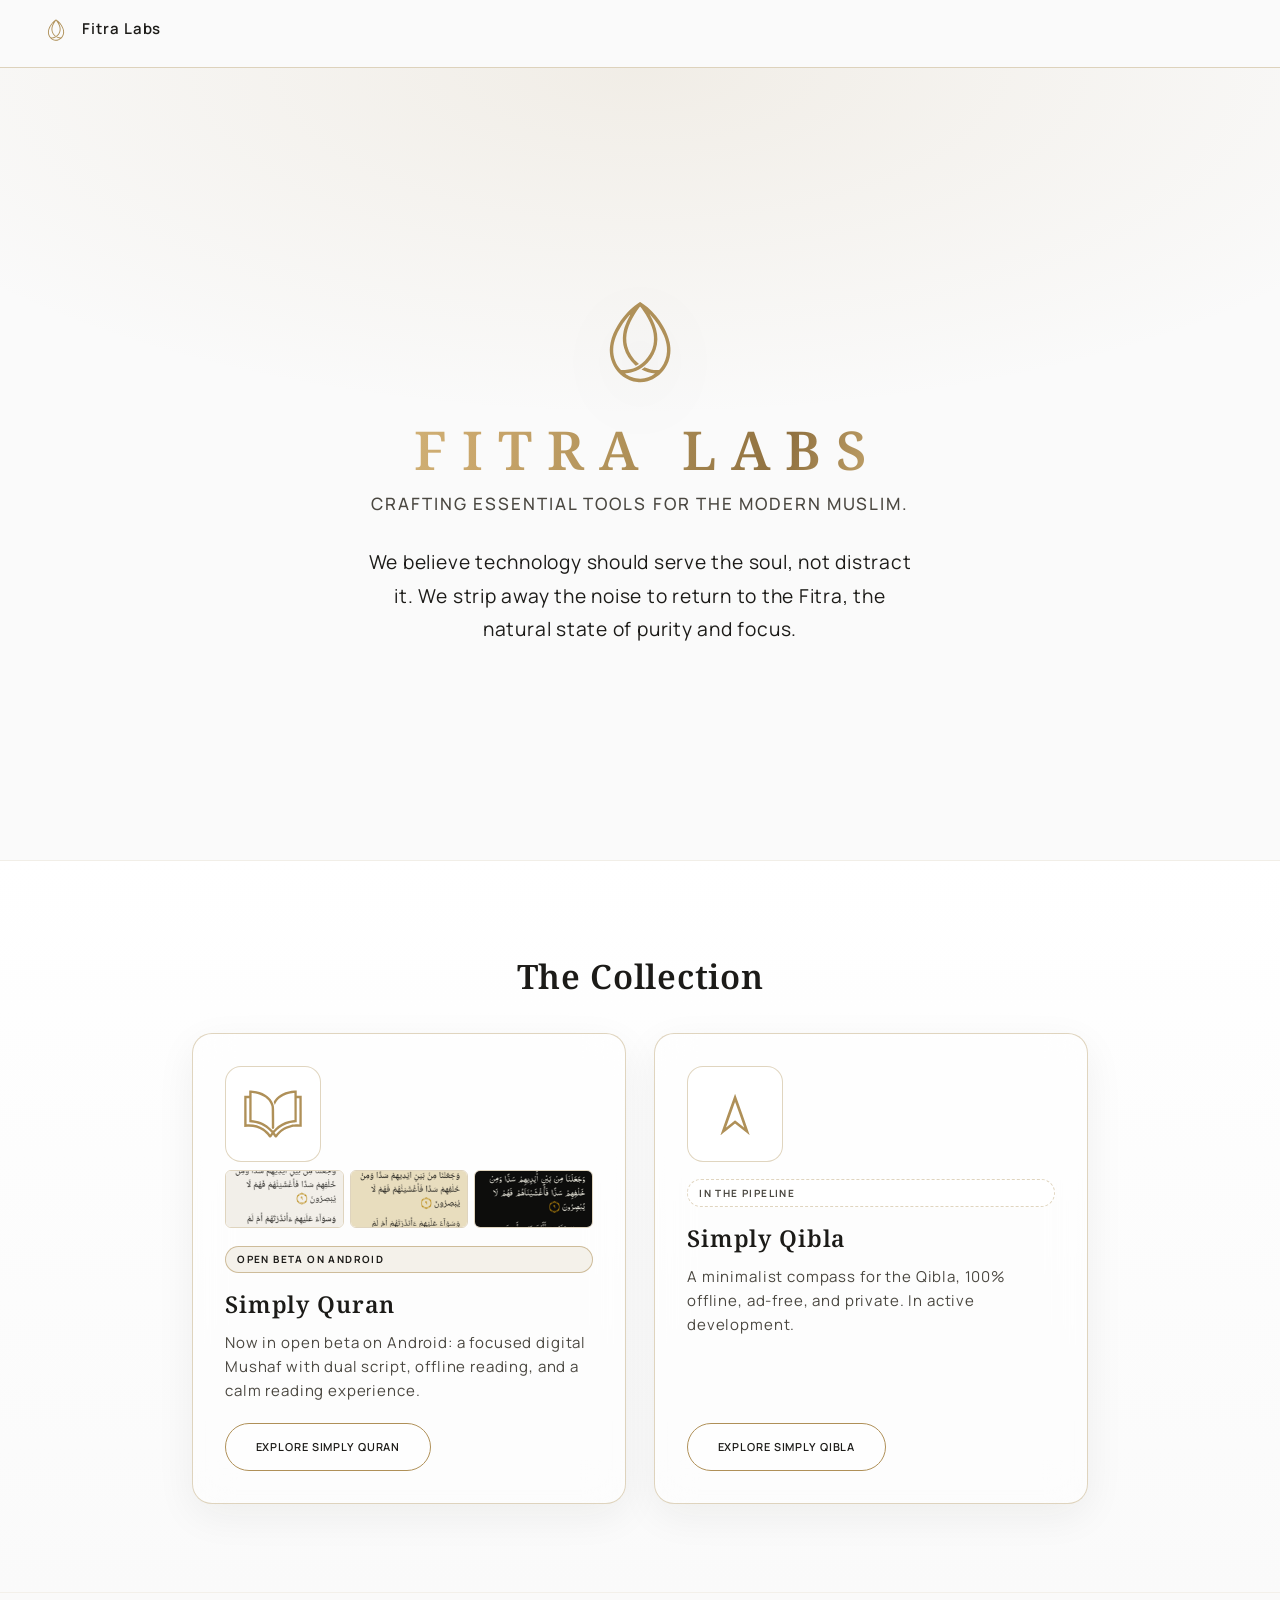
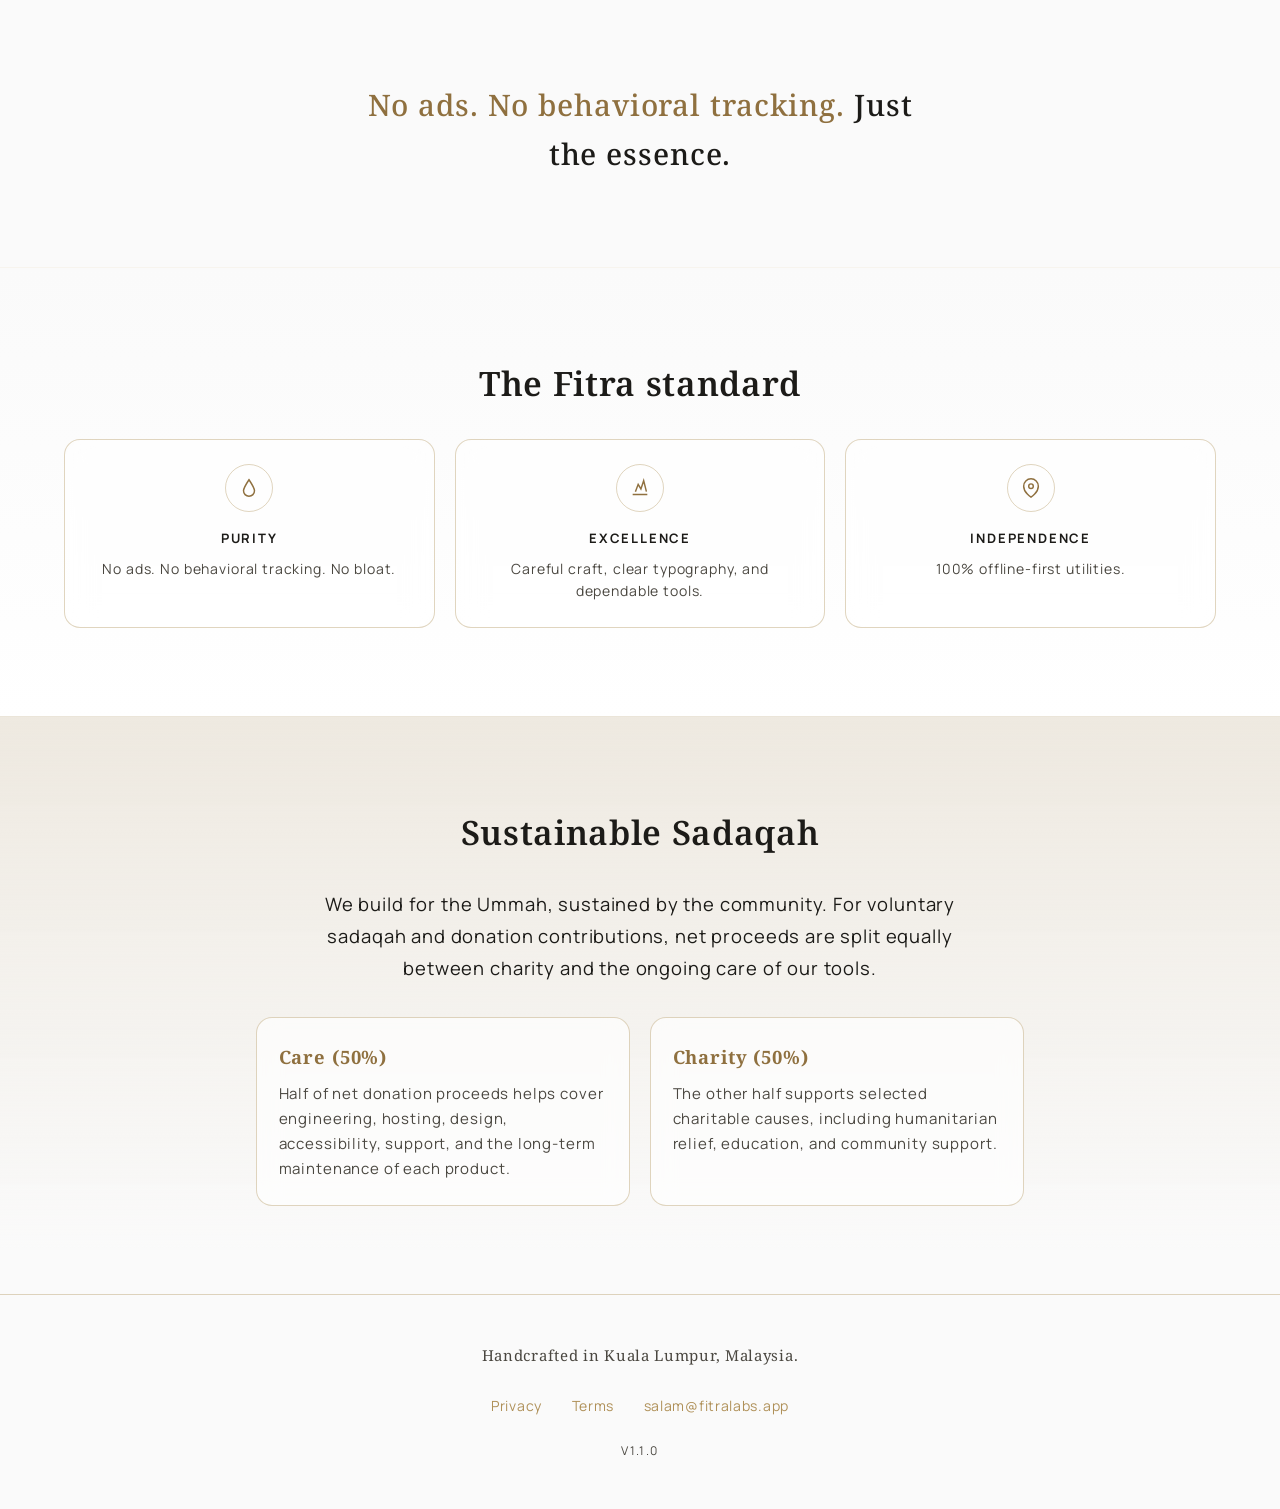
<file: index.html>
<!DOCTYPE html>
<html lang="en">
  <head>
    <meta charset="utf-8">
    <meta name="viewport" content="width=device-width, initial-scale=1">
    <meta name="description" content="Fitra Labs builds focused Islamic tools for the modern Muslim, including Simply Quran and Simply Qibla, with no ads and no behavioral tracking.">
    <meta http-equiv="Content-Security-Policy" content="default-src 'self'; img-src 'self' data:; style-src 'self'; font-src 'self'; object-src 'none'; base-uri 'self'; form-action 'self'; frame-ancestors 'none'">
    <meta name="referrer" content="strict-origin-when-cross-origin">
    <link rel="canonical" href="https://fitralabs.app/">
    <title>Fitra Labs</title>
    <link rel="icon" href="/assets/fitra_labs-mark.svg" type="image/svg+xml">
    <link rel="icon" href="/assets/fitra-labs-mark.png" type="image/png" sizes="any">
    <link rel="stylesheet" href="/base.css?v=2">
    <link rel="stylesheet" href="/studio.css?v=2">
  </head>
  <body class="page--studio">
    <a class="skip-link" href="#main">Skip to main content</a>

    <header class="masthead">
      <a class="masthead__brand" href="/" aria-label="Fitra Labs home">
        <img class="masthead__mark" src="/assets/fitra_labs-mark.svg" width="36" height="36" decoding="async" alt="">
        <span class="masthead__name">Fitra Labs</span>
      </a>
    </header>

    <main id="main">
      <section class="atelier-hero" aria-labelledby="studio-title">
        <div class="atelier-hero__inner">
          <img
            class="atelier-hero__seed"
            src="/assets/fitra_labs-mark.svg"
            width="120"
            height="120"
            decoding="async"
            alt="Fitra Labs seed mark"
          >
          <h1 id="studio-title" class="atelier-hero__title">Fitra Labs</h1>
          <p class="atelier-hero__tagline">Crafting Essential Tools for the Modern Muslim.</p>
          <p class="atelier-hero__mission">
            We believe technology should serve the soul, not distract it. We strip away the noise to return to the Fitra, the natural state of purity and focus.
          </p>
        </div>
      </section>

      <section class="section section--collection" aria-labelledby="collection-heading">
        <div class="section__inner">
          <h2 id="collection-heading" class="section__title">The Collection</h2>

          <div class="collection__grid">
            <a class="collection-card" href="/quran/">
              <div class="collection-card__visual">
                <div class="collection-card__icon-shell">
                  <img
                    class="collection-card__icon"
                    src="/assets/simply-quran.svg"
                    width="96"
                    height="96"
                    decoding="async"
                    alt=""
                  >
                </div>
                <div class="collection-card__thumb" aria-hidden="true">
                  <img src="/assets/simply-quran/thumbs/theme-light.png" width="220" height="392" loading="lazy" decoding="async" alt="">
                  <img src="/assets/simply-quran/thumbs/theme-sepia.png" width="220" height="392" loading="lazy" decoding="async" alt="">
                  <img src="/assets/simply-quran/thumbs/theme-dark.png" width="220" height="392" loading="lazy" decoding="async" alt="">
                </div>
              </div>
              <span class="status-pill status-pill--live">Open beta on Android</span>
              <h3 class="collection-card__title">Simply Quran</h3>
              <p class="collection-card__desc">
                Now in open beta on Android: a focused digital Mushaf with dual script, offline reading, and a calm reading experience.
              </p>
              <div class="collection-card__actions">
                <span class="btn btn--secondary">Explore Simply Quran</span>
              </div>
            </a>

            <a class="collection-card collection-card--qibla" href="/qibla/" aria-labelledby="qibla-card-title">
              <div class="collection-card__visual" aria-hidden="true">
                <div class="collection-card__icon-shell collection-card__icon-shell--qibla">
                  <img
                    class="collection-card__icon"
                    src="/assets/simply-qibla.svg?v=3"
                    width="96"
                    height="96"
                    decoding="async"
                    alt=""
                  >
                </div>
              </div>
              <span class="status-pill status-pill--muted">In the pipeline</span>
              <h3 id="qibla-card-title" class="collection-card__title">Simply Qibla</h3>
              <p class="collection-card__desc">
                A minimalist compass for the Qibla, 100% offline, ad-free, and private. In active development.
              </p>
              <div class="collection-card__actions">
                <span class="btn btn--secondary">Explore Simply Qibla</span>
              </div>
            </a>
          </div>
        </div>
      </section>

      <section class="section section--zen" aria-labelledby="zen-heading">
        <div class="section__inner section__inner--narrow">
          <h2 id="zen-heading" class="visually-hidden">The Fitra manifesto</h2>
          <p class="zen-line"><em>No ads.</em> <em>No behavioral tracking.</em> Just the essence.</p>
        </div>
      </section>

      <section class="section section--values" aria-labelledby="values-heading">
        <div class="section__inner">
          <h2 id="values-heading" class="section__title">The Fitra standard</h2>
          <ul class="values-grid">
            <li class="values-grid__item">
              <div class="values-grid__icon" aria-hidden="true">
                <svg xmlns="http://www.w3.org/2000/svg" width="22" height="22" viewBox="0 0 24 24" fill="none" stroke="currentColor" stroke-width="1.6">
                  <path d="M12 3c-4 6-6 9-6 12a6 6 0 0 0 12 0c0-3-2-6-6-12Z" />
                </svg>
              </div>
              <h3>Purity</h3>
              <p>No ads. No behavioral tracking. No bloat.</p>
            </li>
            <li class="values-grid__item">
              <div class="values-grid__icon" aria-hidden="true">
                <svg xmlns="http://www.w3.org/2000/svg" width="22" height="22" viewBox="0 0 24 24" fill="none" stroke="currentColor" stroke-width="1.6">
                  <path d="M4 19h16M7 16l3-8 3 5 3-9 3 12" />
                </svg>
              </div>
              <h3>Excellence</h3>
              <p>Careful craft, clear typography, and dependable tools.</p>
            </li>
            <li class="values-grid__item">
              <div class="values-grid__icon" aria-hidden="true">
                <svg xmlns="http://www.w3.org/2000/svg" width="22" height="22" viewBox="0 0 24 24" fill="none" stroke="currentColor" stroke-width="1.6">
                  <path d="M12 22s8-5 8-12a8 8 0 1 0-16 0c0 7 8 12 8 12Z" />
                  <circle cx="12" cy="10" r="2.5" />
                </svg>
              </div>
              <h3>Independence</h3>
              <p>100% offline-first utilities.</p>
            </li>
          </ul>
        </div>
      </section>

      <section class="section section--sadaqah-studio" aria-labelledby="sadaqah-heading">
        <div class="section__inner">
          <h2 id="sadaqah-heading" class="section__title">Sustainable Sadaqah</h2>
          <p class="sadaqah-intro">
            We build for the Ummah, sustained by the community. For voluntary sadaqah and donation contributions, net proceeds are split equally between charity and the ongoing care of our tools.
          </p>
          <div class="sadaqah-split">
            <div class="sadaqah-split__half">
              <h3>Care (50%)</h3>
              <p>
                Half of net donation proceeds helps cover engineering, hosting, design, accessibility, support, and the long-term maintenance of each product.
              </p>
            </div>
            <div class="sadaqah-split__half">
              <h3>Charity (50%)</h3>
              <p>
                The other half supports selected charitable causes, including humanitarian relief, education, and community support.
              </p>
            </div>
          </div>
        </div>
      </section>
    </main>

    <footer class="site-footer">
      <p class="footer__sanad">Handcrafted in Kuala Lumpur, Malaysia.</p>
      <nav class="footer__nav" aria-label="Legal and contact">
        <ul class="footer__links">
          <li><a href="/privacy.html">Privacy</a></li>
          <li><a href="/terms.html">Terms</a></li>
          <li><a href="mailto:salam@fitralabs.app">salam@fitralabs.app</a></li>
        </ul>
      </nav>
      <p class="footer__version" aria-label="Site version">v1.1.0</p>
    </footer>
  </body>
</html>
</file>
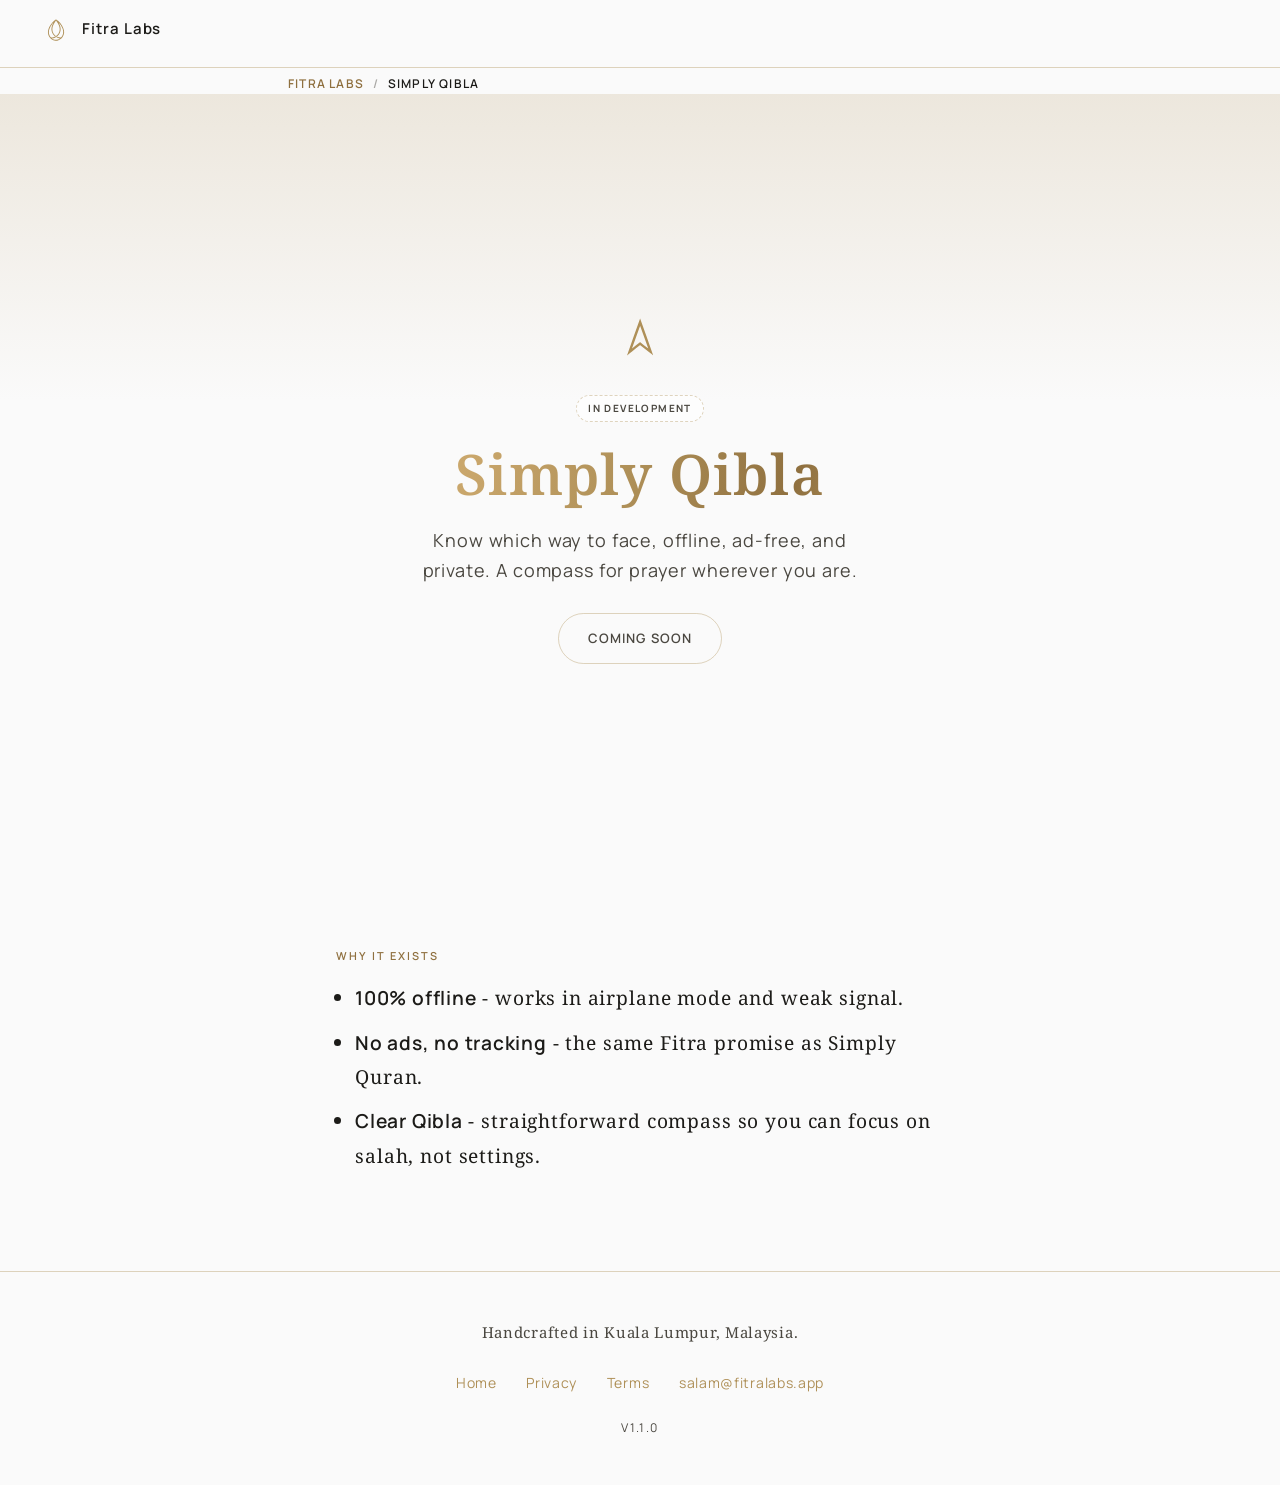
<file: qibla/index.html>
<!DOCTYPE html>
<html lang="en">
  <head>
    <meta charset="utf-8">
    <meta name="viewport" content="width=device-width, initial-scale=1">
    <meta name="description" content="Simply Qibla by Fitra Labs - find the Qibla offline, ad-free, with no tracking. In development.">
    <meta http-equiv="Content-Security-Policy" content="default-src 'self'; img-src 'self' data:; style-src 'self'; font-src 'self'; object-src 'none'; base-uri 'self'; form-action 'self'; frame-ancestors 'none'">
    <meta name="referrer" content="strict-origin-when-cross-origin">
    <link rel="canonical" href="https://fitralabs.app/qibla/">
    <title>Simply Qibla - Fitra Labs</title>
    <link rel="icon" href="/assets/fitra_labs-mark.svg" type="image/svg+xml">
    <link rel="icon" href="/assets/fitra-labs-mark.png" type="image/png" sizes="any">
    <link rel="stylesheet" href="/base.css">
    <link rel="stylesheet" href="/qibla.css">
  </head>
  <body class="page--home">
    <a class="skip-link" href="#main">Skip to main content</a>

    <header class="masthead">
      <a class="masthead__brand" href="/" aria-label="Fitra Labs home">
        <img class="masthead__mark" src="/assets/fitra_labs-mark.svg" width="36" height="36" decoding="async" alt="">
        <span class="masthead__name">Fitra Labs</span>
      </a>
    </header>

    <main id="main">
      <p class="crumb">
        <a href="/">Fitra Labs</a>
        <span class="crumb__sep" aria-hidden="true">/</span>
        <span class="crumb__here">Simply Qibla</span>
      </p>

      <section class="hero hero--qibla" aria-labelledby="qibla-title">
        <div class="hero__inner">
          <img
            class="hero__icon hero__icon--qibla"
            src="/assets/simply-qibla.svg?v=3"
            width="96"
            height="96"
            decoding="async"
            alt="Simply Qibla icon"
          >
          <span class="status-pill status-pill--muted">In development</span>
          <h1 id="qibla-title" class="hero__title">Simply Qibla</h1>
          <p class="hero__lede">
            Know which way to face, offline, ad-free, and private. A compass for prayer wherever you are.
          </p>
          <span class="btn btn--ghost">Coming soon</span>
        </div>
      </section>

      <section class="section section--manifesto" aria-labelledby="qibla-points">
        <div class="section__inner section__inner--narrow">
          <h2 id="qibla-points" class="section__label">Why it exists</h2>
          <ul class="qibla-list">
            <li><strong>100% offline</strong> - works in airplane mode and weak signal.</li>
            <li><strong>No ads, no tracking</strong> - the same Fitra promise as Simply Quran.</li>
            <li><strong>Clear Qibla</strong> - straightforward compass so you can focus on salah, not settings.</li>
          </ul>
        </div>
      </section>
    </main>

    <footer class="site-footer">
      <p class="footer__sanad">Handcrafted in Kuala Lumpur, Malaysia.</p>
      <nav class="footer__nav" aria-label="Legal and contact">
        <ul class="footer__links">
          <li><a href="/">Home</a></li>
          <li><a href="/privacy.html">Privacy</a></li>
          <li><a href="/terms.html">Terms</a></li>
          <li><a href="mailto:salam@fitralabs.app">salam@fitralabs.app</a></li>
        </ul>
      </nav>
      <p class="footer__version" aria-label="Site version">v1.1.0</p>
    </footer>
  </body>
</html>
</file>
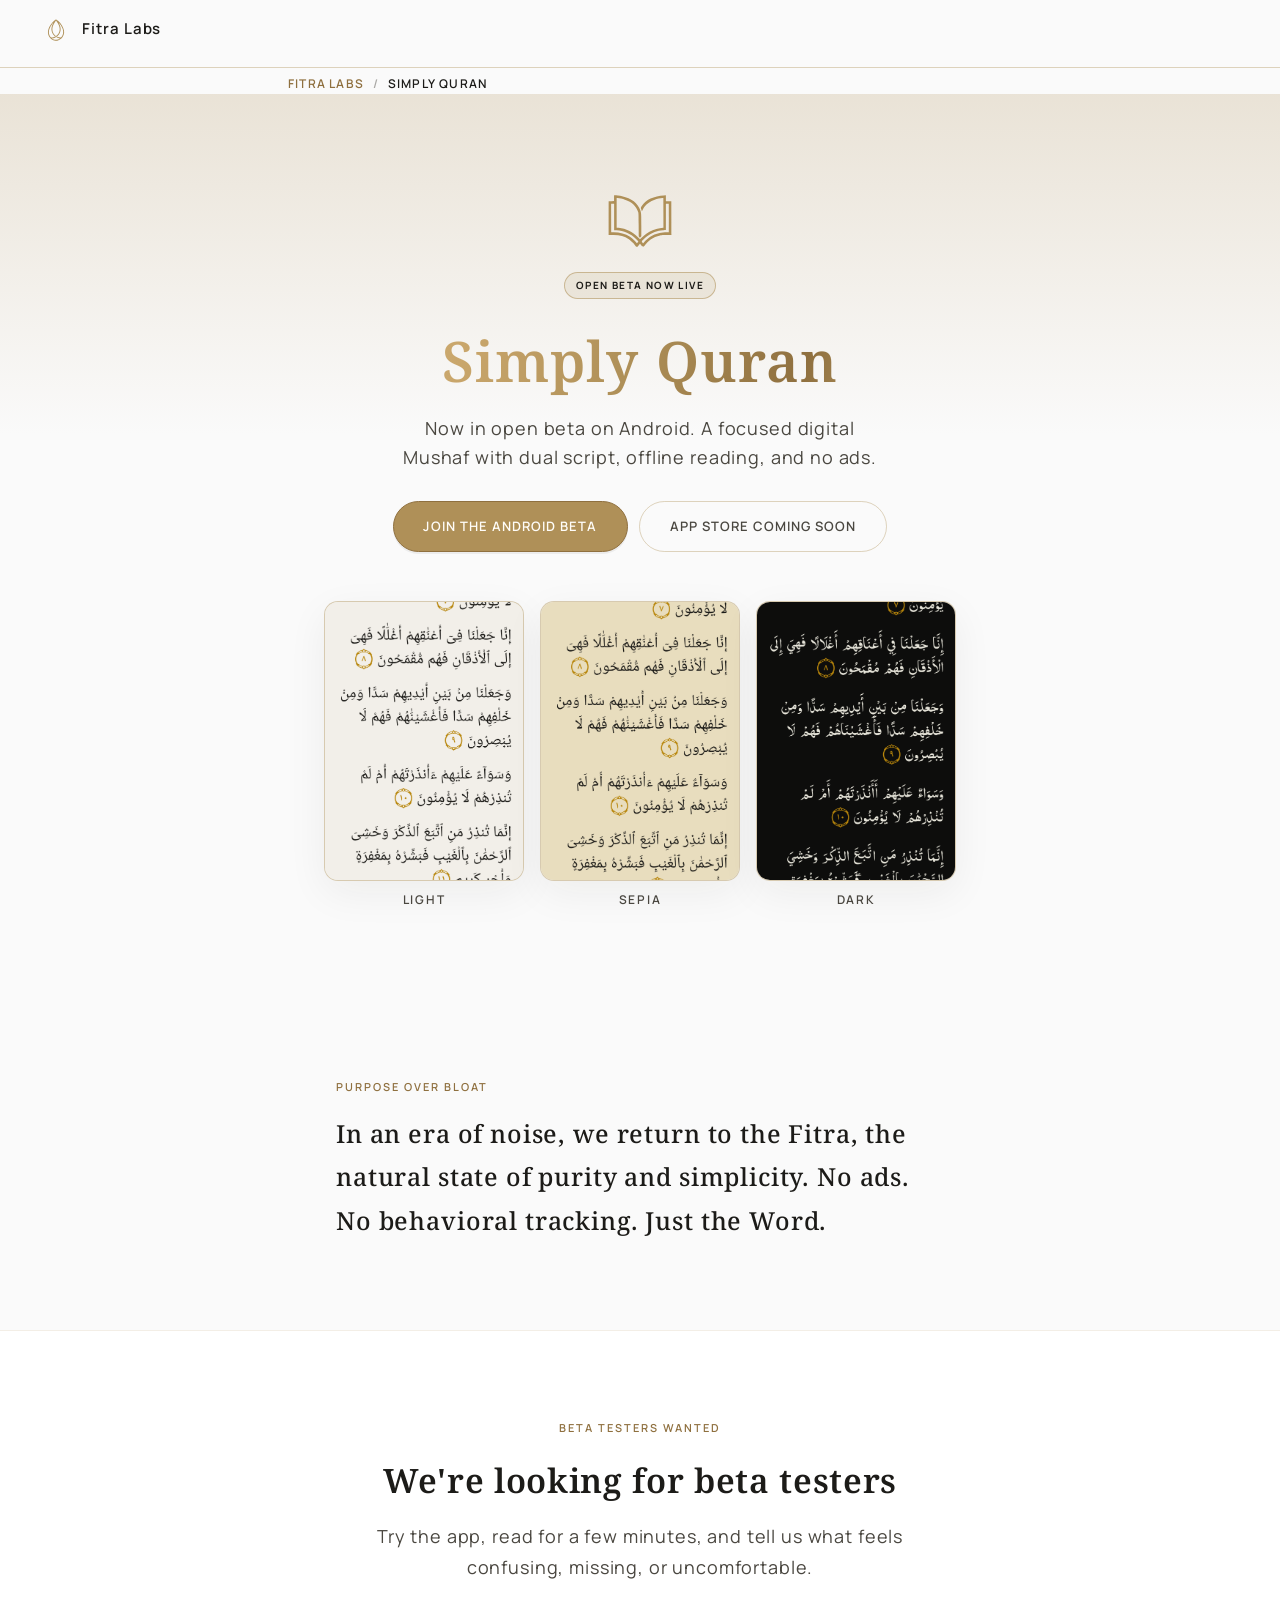
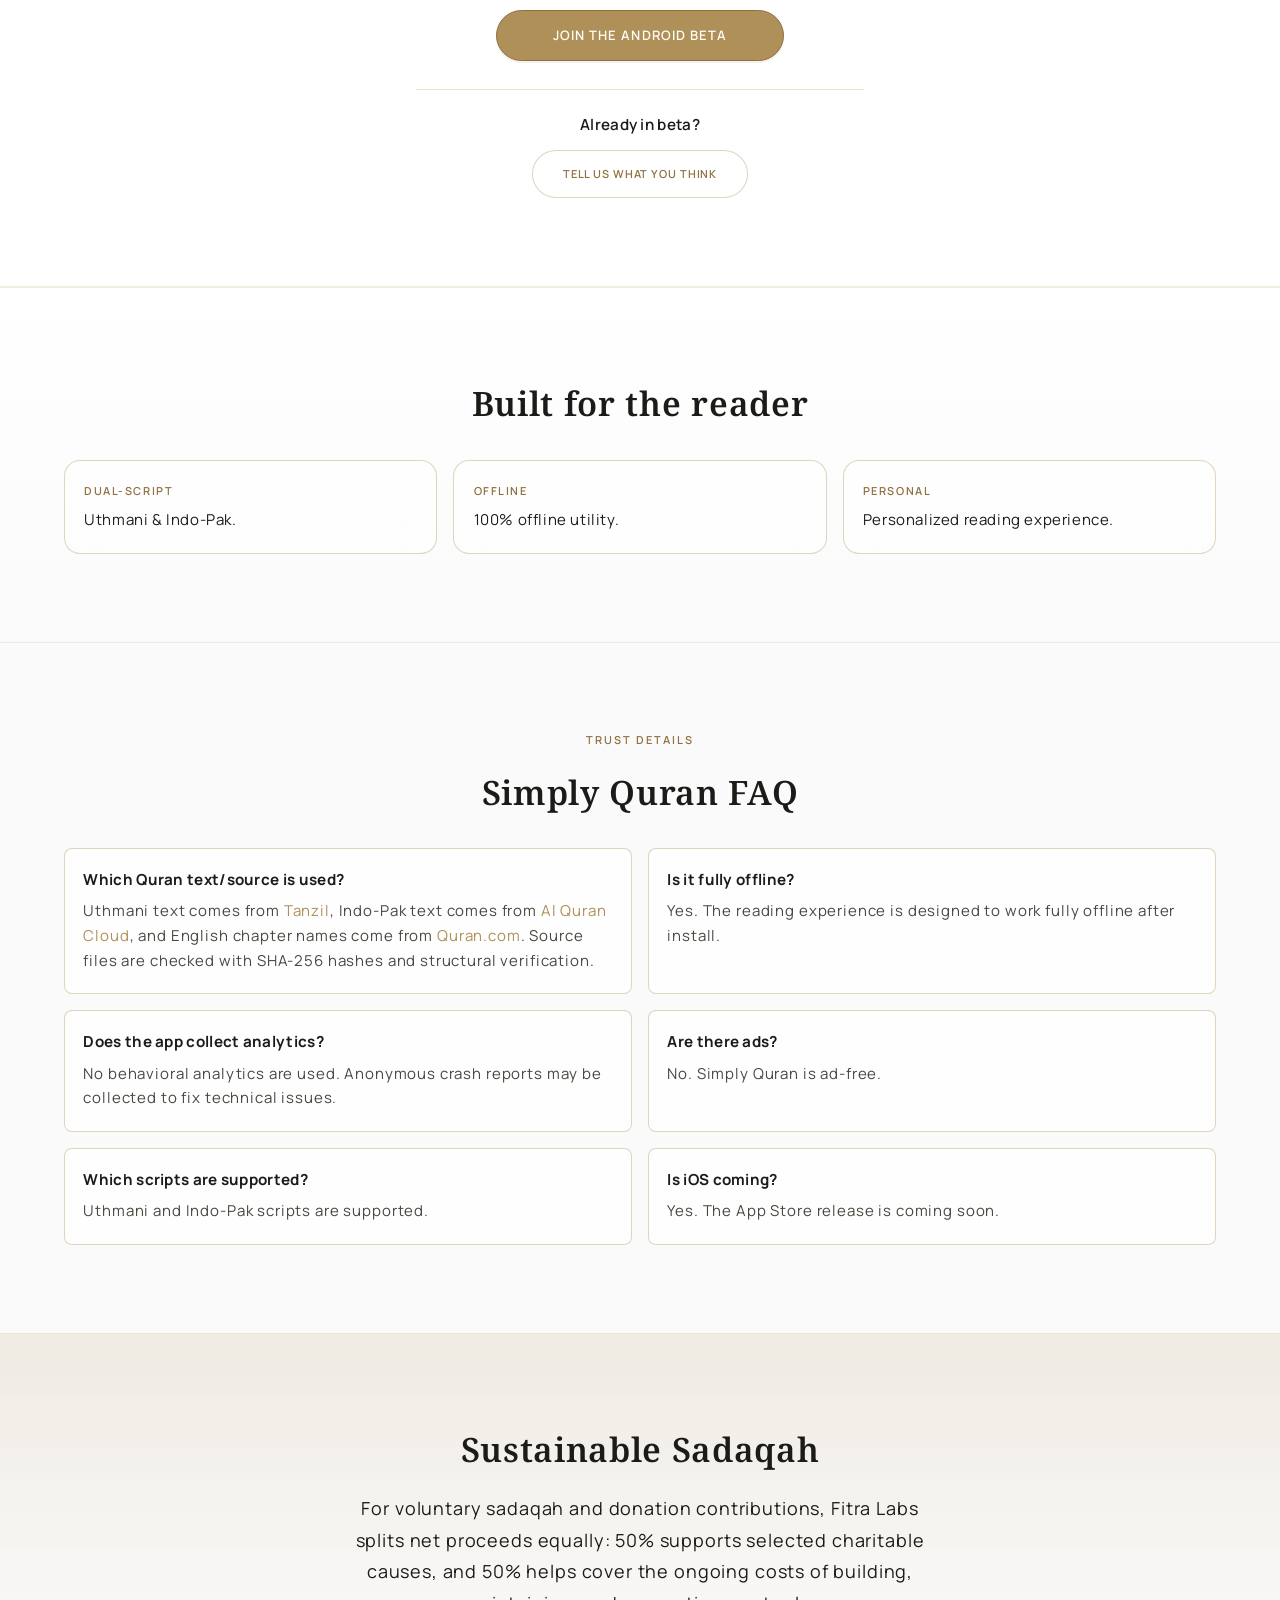
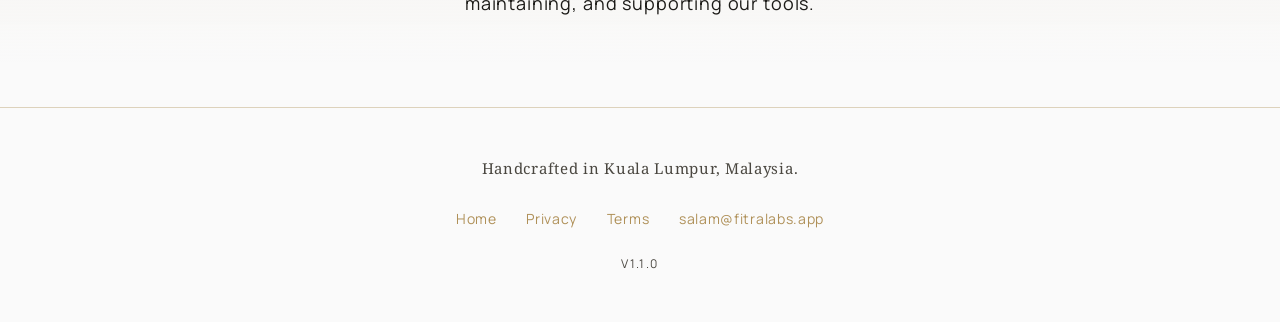
<file: quran/index.html>
<!DOCTYPE html>
<html lang="en">
  <head>
    <meta charset="utf-8">
    <meta name="viewport" content="width=device-width, initial-scale=1">
    <meta name="description" content="Simply Quran by Fitra Labs - now in open beta on Android. A focused digital Mushaf with dual script, offline reading, and no ads.">
    <meta http-equiv="Content-Security-Policy" content="default-src 'self'; script-src 'self'; img-src 'self' data:; style-src 'self'; font-src 'self'; object-src 'none'; base-uri 'self'; form-action 'self'; frame-ancestors 'none'">
    <meta name="referrer" content="strict-origin-when-cross-origin">
    <link rel="canonical" href="https://fitralabs.app/quran/">
    <title>Simply Quran - Fitra Labs</title>
    <link rel="icon" href="/assets/fitra_labs-mark.svg" type="image/svg+xml">
    <link rel="icon" href="/assets/fitra-labs-mark.png" type="image/png" sizes="any">
    <link rel="stylesheet" href="/base.css">
    <link rel="stylesheet" href="/quran.css">
  </head>
  <body class="page--home">
    <a class="skip-link" href="#main">Skip to main content</a>

    <header class="masthead">
      <a class="masthead__brand" href="/" aria-label="Fitra Labs home">
        <img class="masthead__mark" src="/assets/fitra_labs-mark.svg" width="36" height="36" decoding="async" alt="">
        <span class="masthead__name">Fitra Labs</span>
      </a>
    </header>

    <main id="main">
      <p class="crumb">
        <a href="/">Fitra Labs</a>
        <span class="crumb__sep" aria-hidden="true">/</span>
        <span class="crumb__here">Simply Quran</span>
      </p>

      <section class="hero" aria-labelledby="hero-title">
        <div class="hero__inner">
          <img
            class="hero__icon"
            src="/assets/simply-quran.svg"
            width="96"
            height="96"
            decoding="async"
            alt="Simply Quran icon"
          >
          <span class="status-pill status-pill--live">Open beta now live</span>
          <h1 id="hero-title" class="hero__title">Simply Quran</h1>
          <p class="hero__lede">
            Now in open beta on Android. A focused digital Mushaf with dual script, offline reading, and no ads.
          </p>
          <div class="hero__actions">
            <a
              class="btn btn--primary"
              href="https://play.google.com/apps/testing/app.fitra.quran"
              data-android-href="https://play.google.com/store/apps/details?id=app.fitra.quran"
              data-web-href="https://play.google.com/apps/testing/app.fitra.quran"
              target="_blank"
              rel="noopener noreferrer"
              referrerpolicy="no-referrer"
            >Join the Android Beta</a>
            <span class="btn btn--ghost">App Store coming soon</span>
          </div>

          <div class="gallery" aria-label="Reading themes">
            <div class="gallery__track">
              <figure class="gallery__card">
                <img
                  class="gallery__shot"
                  src="/assets/simply-quran/screenshots/theme-light.png"
                  width="900"
                  height="1600"
                  decoding="async"
                  loading="lazy"
                  alt="Simply Quran manuscript preview in light theme"
                >
                <figcaption class="gallery__cap">Light</figcaption>
              </figure>
              <figure class="gallery__card">
                <img
                  class="gallery__shot"
                  src="/assets/simply-quran/screenshots/theme-sepia.png"
                  width="900"
                  height="1600"
                  decoding="async"
                  loading="lazy"
                  alt="Simply Quran manuscript preview in sepia theme"
                >
                <figcaption class="gallery__cap">Sepia</figcaption>
              </figure>
              <figure class="gallery__card">
                <img
                  class="gallery__shot"
                  src="/assets/simply-quran/screenshots/theme-dark.png"
                  width="900"
                  height="1600"
                  decoding="async"
                  loading="lazy"
                  alt="Simply Quran manuscript preview in dark theme"
                >
                <figcaption class="gallery__cap">Dark</figcaption>
              </figure>
            </div>
          </div>
        </div>
      </section>

      <section class="section section--manifesto" aria-labelledby="manifesto-heading">
        <div class="section__inner section__inner--narrow">
          <h2 id="manifesto-heading" class="section__label">Purpose over bloat</h2>
          <p class="manifesto__text">
            In an era of noise, we return to the Fitra, the natural state of purity and simplicity. No ads. No behavioral tracking. Just the Word.
          </p>
        </div>
      </section>

      <section class="section section--beta" aria-labelledby="beta-heading">
        <div class="section__inner beta">
          <div class="beta__copy">
            <p class="section__label">Beta testers wanted</p>
            <h2 id="beta-heading" class="section__title beta__title">We're looking for beta testers</h2>
            <p class="beta__text">
              Try the app, read for a few minutes, and tell us what feels confusing, missing, or uncomfortable.
            </p>
          </div>
          <a
            class="btn btn--primary beta__primary"
            href="https://play.google.com/apps/testing/app.fitra.quran"
            data-android-href="https://play.google.com/store/apps/details?id=app.fitra.quran"
            data-web-href="https://play.google.com/apps/testing/app.fitra.quran"
            target="_blank"
            rel="noopener noreferrer"
            referrerpolicy="no-referrer"
          >Join the Android Beta</a>
          <div class="beta__feedback" aria-label="Beta feedback">
            <p class="beta__feedback-label">Already in beta?</p>
            <a
            class="btn btn--secondary"
            href="https://tally.so/r/yPeLe6"
            target="_blank"
            rel="noopener noreferrer"
            referrerpolicy="no-referrer"
          >Tell us what you think</a>
          </div>
        </div>
      </section>

      <section class="section section--highlights" aria-labelledby="highlights-heading">
        <div class="section__inner">
          <h2 id="highlights-heading" class="section__title">Built for the reader</h2>
          <ul class="highlights">
            <li class="highlights__item">
              <span class="highlights__glass">Dual-script</span>
              <span class="highlights__text">Uthmani &amp; Indo-Pak.</span>
            </li>
            <li class="highlights__item">
              <span class="highlights__glass">Offline</span>
              <span class="highlights__text">100% offline utility.</span>
            </li>
            <li class="highlights__item">
              <span class="highlights__glass">Personal</span>
              <span class="highlights__text">Personalized reading experience.</span>
            </li>
          </ul>
        </div>
      </section>

      <section class="section section--faq" aria-labelledby="faq-heading">
        <div class="section__inner">
          <p class="section__label faq__label">Trust details</p>
          <h2 id="faq-heading" class="section__title">Simply Quran FAQ</h2>
          <div class="faq">
            <article class="faq__item">
              <h3 class="faq__question">Which Quran text/source is used?</h3>
              <p class="faq__answer">
                Uthmani text comes from
                <a href="https://tanzil.net/download/" target="_blank" rel="noopener noreferrer">Tanzil</a>,
                Indo-Pak text comes from
                <a href="https://alquran.cloud/api" target="_blank" rel="noopener noreferrer">Al Quran Cloud</a>,
                and English chapter names come from
                <a href="https://api-docs.quran.com/docs/content_apis_versioned/list-chapters" target="_blank" rel="noopener noreferrer">Quran.com</a>.
                Source files are checked with SHA-256 hashes and structural verification.
              </p>
            </article>
            <article class="faq__item">
              <h3 class="faq__question">Is it fully offline?</h3>
              <p class="faq__answer">
                Yes. The reading experience is designed to work fully offline after install.
              </p>
            </article>
            <article class="faq__item">
              <h3 class="faq__question">Does the app collect analytics?</h3>
              <p class="faq__answer">
                No behavioral analytics are used. Anonymous crash reports may be collected to fix technical issues.
              </p>
            </article>
            <article class="faq__item">
              <h3 class="faq__question">Are there ads?</h3>
              <p class="faq__answer">
                No. Simply Quran is ad-free.
              </p>
            </article>
            <article class="faq__item">
              <h3 class="faq__question">Which scripts are supported?</h3>
              <p class="faq__answer">
                Uthmani and Indo-Pak scripts are supported.
              </p>
            </article>
            <article class="faq__item">
              <h3 class="faq__question">Is iOS coming?</h3>
              <p class="faq__answer">
                Yes. The App Store release is coming soon.
              </p>
            </article>
          </div>
        </div>
      </section>

      <section class="section section--sadaqah" aria-labelledby="sadaqah-heading">
        <div class="section__inner section__inner--narrow">
          <h2 id="sadaqah-heading" class="section__title section__title--light">Sustainable Sadaqah</h2>
          <p class="sadaqah__text">
            For voluntary sadaqah and donation contributions, Fitra Labs splits net proceeds equally: 50% supports selected charitable causes, and 50% helps cover the ongoing costs of building, maintaining, and supporting our tools.
          </p>
        </div>
      </section>
    </main>

    <footer class="site-footer">
      <p class="footer__sanad">Handcrafted in Kuala Lumpur, Malaysia.</p>
      <nav class="footer__nav" aria-label="Legal and contact">
        <ul class="footer__links">
          <li><a href="/">Home</a></li>
          <li><a href="/privacy.html">Privacy</a></li>
          <li><a href="/terms.html">Terms</a></li>
          <li><a href="mailto:salam@fitralabs.app">salam@fitralabs.app</a></li>
        </ul>
      </nav>
      <p class="footer__version" aria-label="Site version">v1.1.0</p>
    </footer>
    <script src="/quran-beta.js" defer></script>
  </body>
</html>
</file>
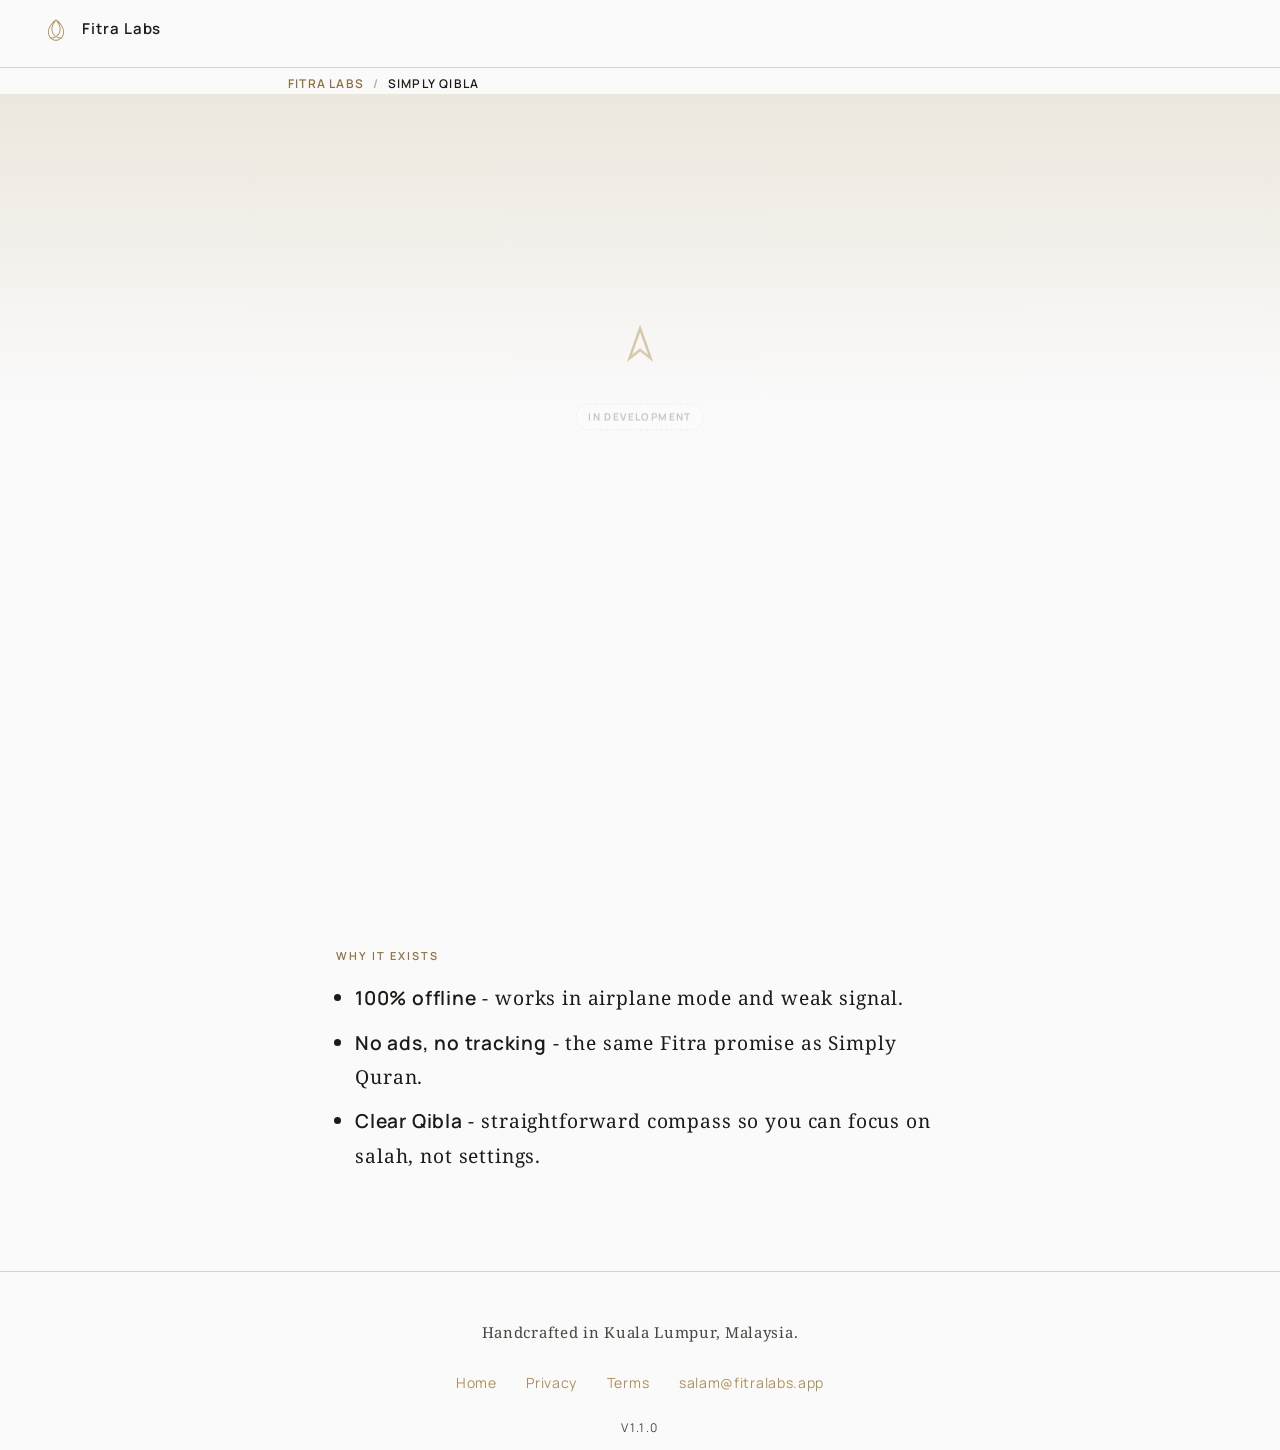
<file: simplyqibla/index.html>
<!DOCTYPE html>
<html lang="en">
  <head>
    <meta charset="utf-8">
    <meta name="viewport" content="width=device-width, initial-scale=1">
    <meta http-equiv="Content-Security-Policy" content="default-src 'self'; object-src 'none'; base-uri 'self'; form-action 'self'; frame-ancestors 'none'">
    <meta name="referrer" content="strict-origin-when-cross-origin">
    <title>Moved — Simply Qibla</title>
    <link rel="canonical" href="https://fitralabs.app/qibla/">
    <meta http-equiv="refresh" content="0;url=/qibla/">
  </head>
  <body>
    <p>This page has moved to <a href="/qibla/">fitralabs.app/qibla/</a>.</p>
  </body>
</html>
</file>
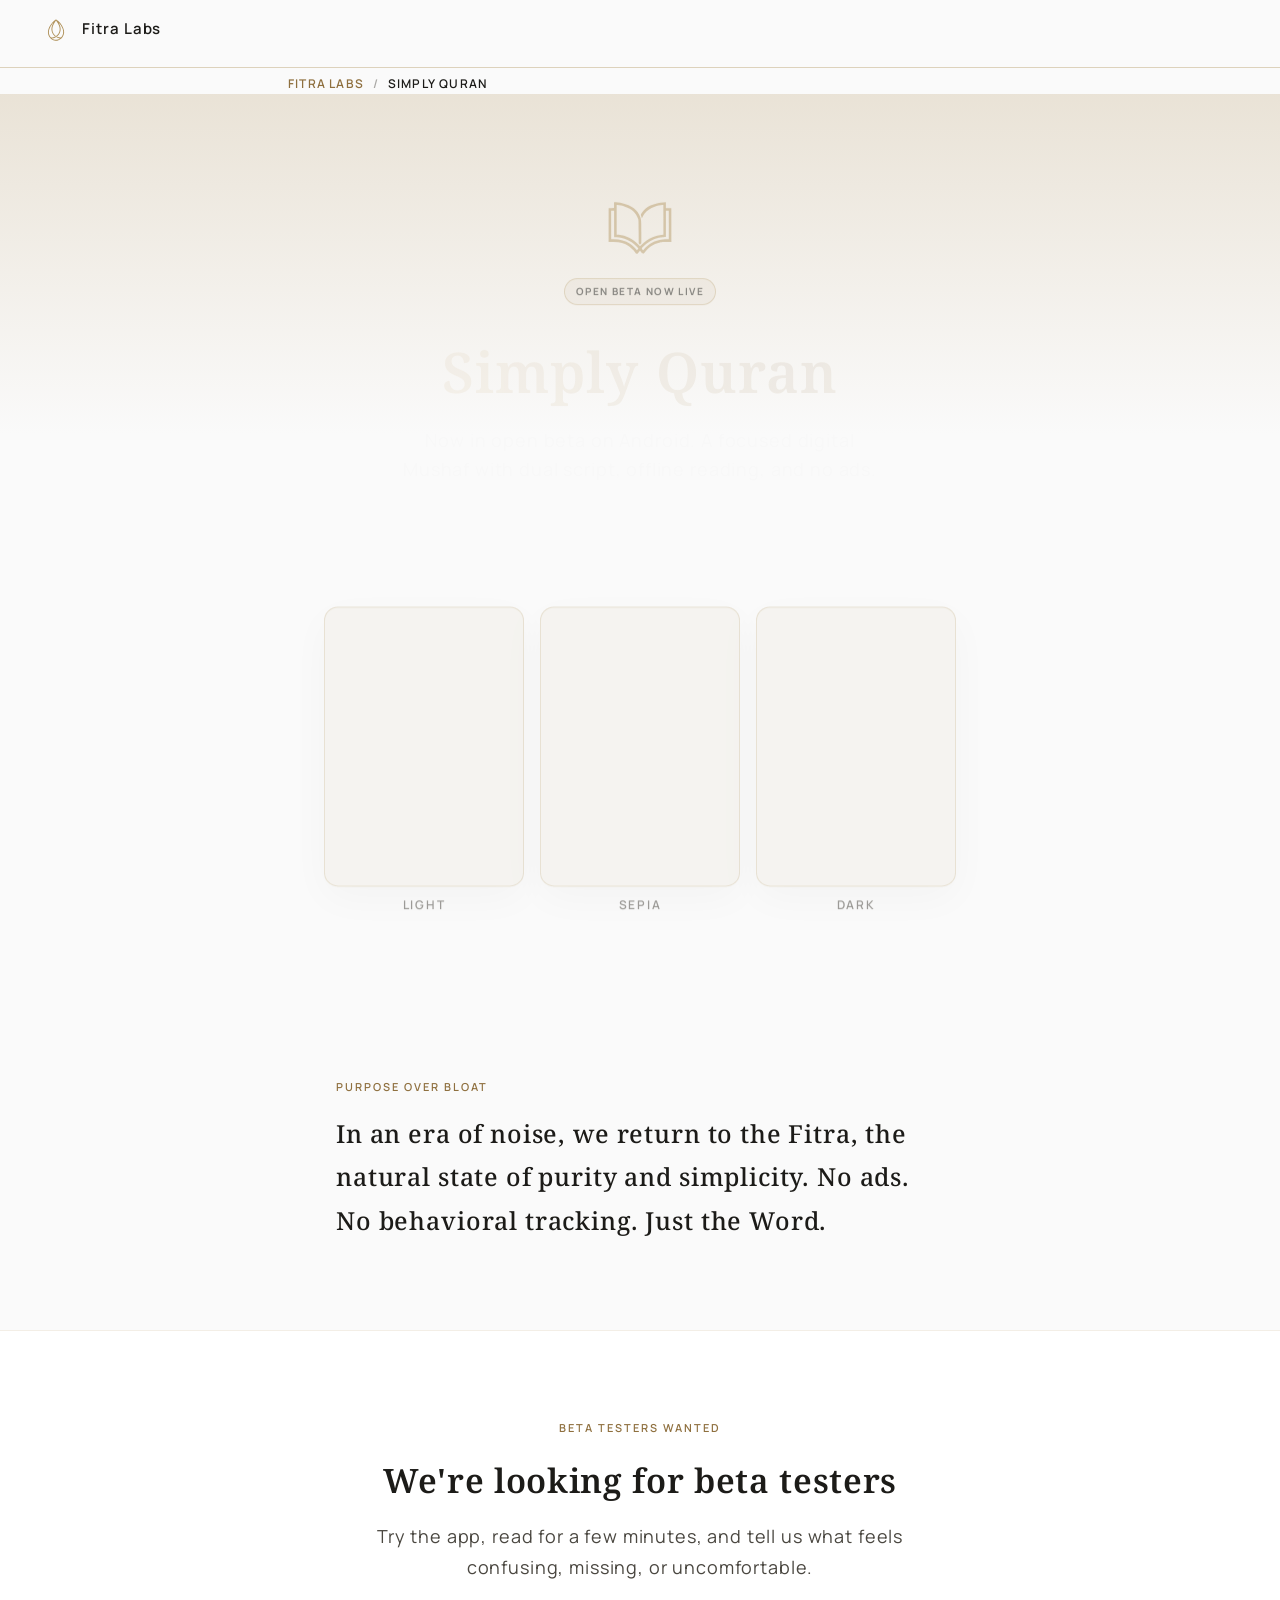
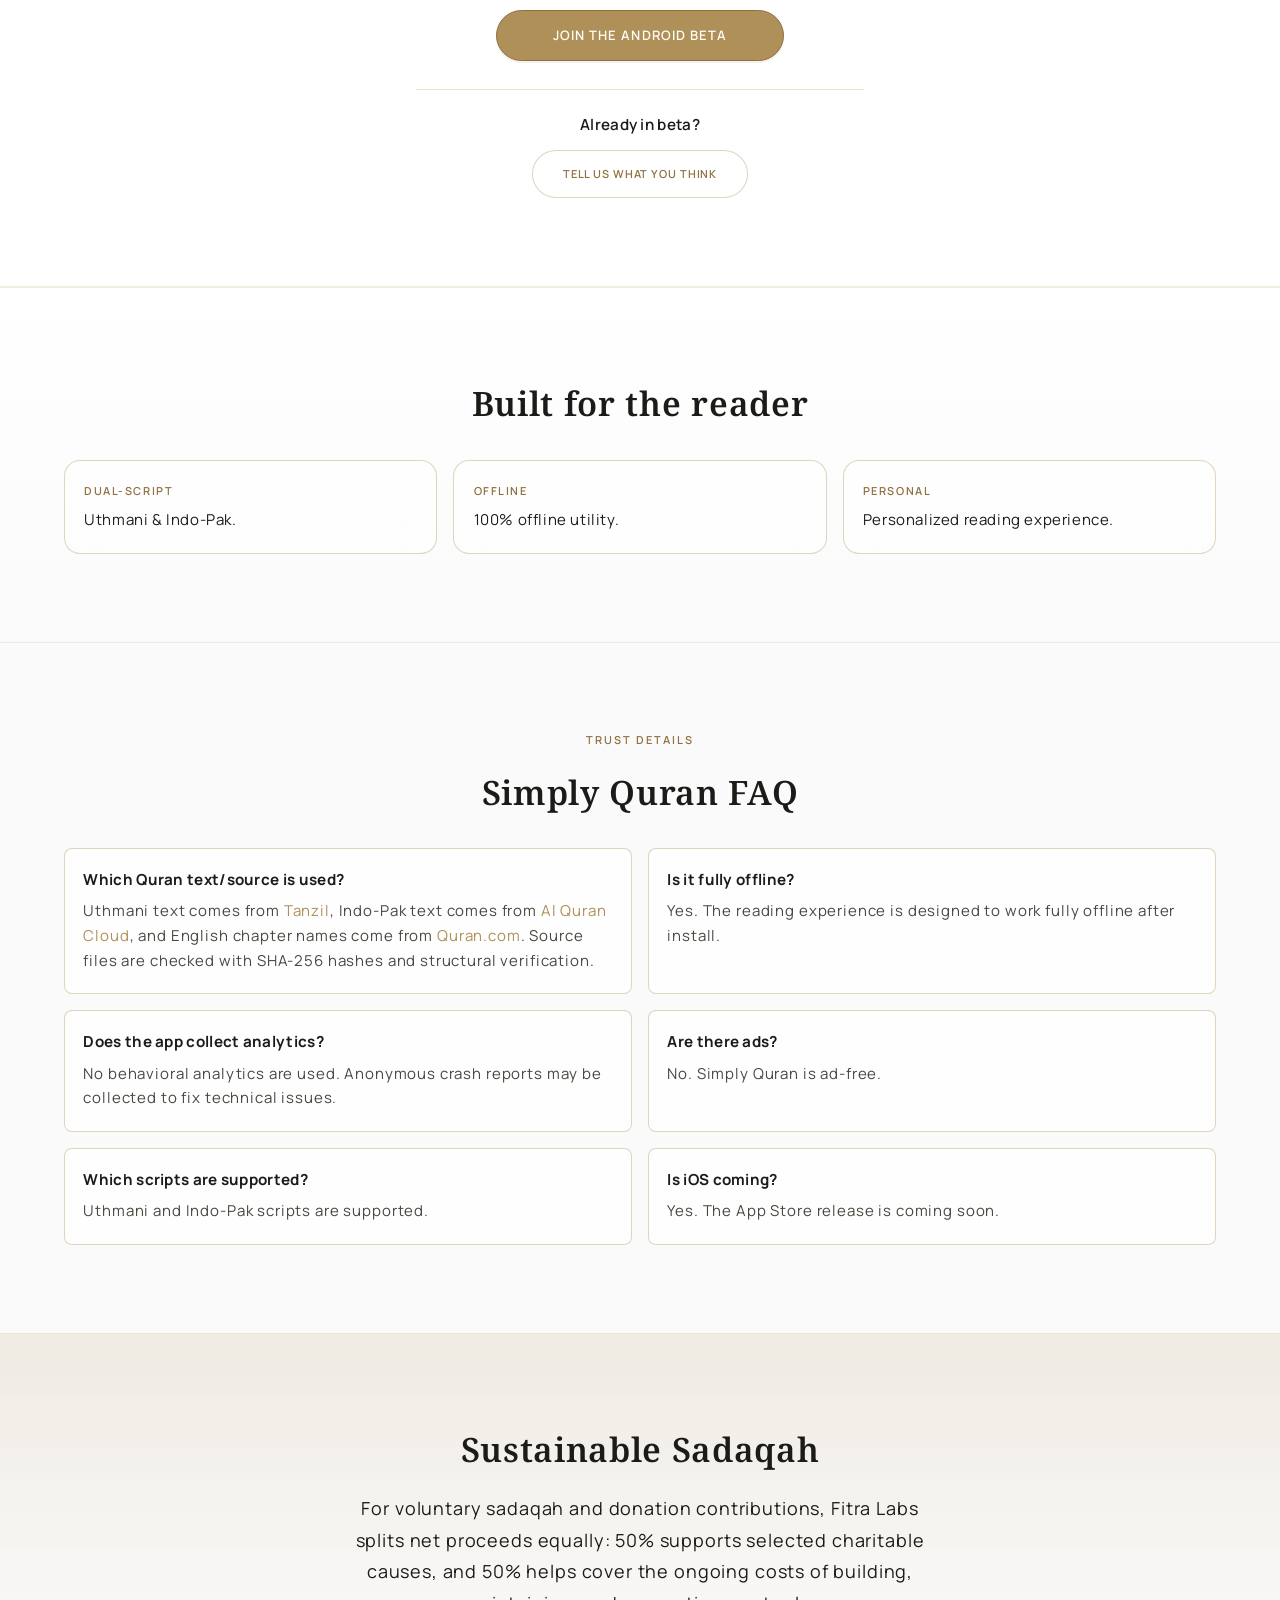
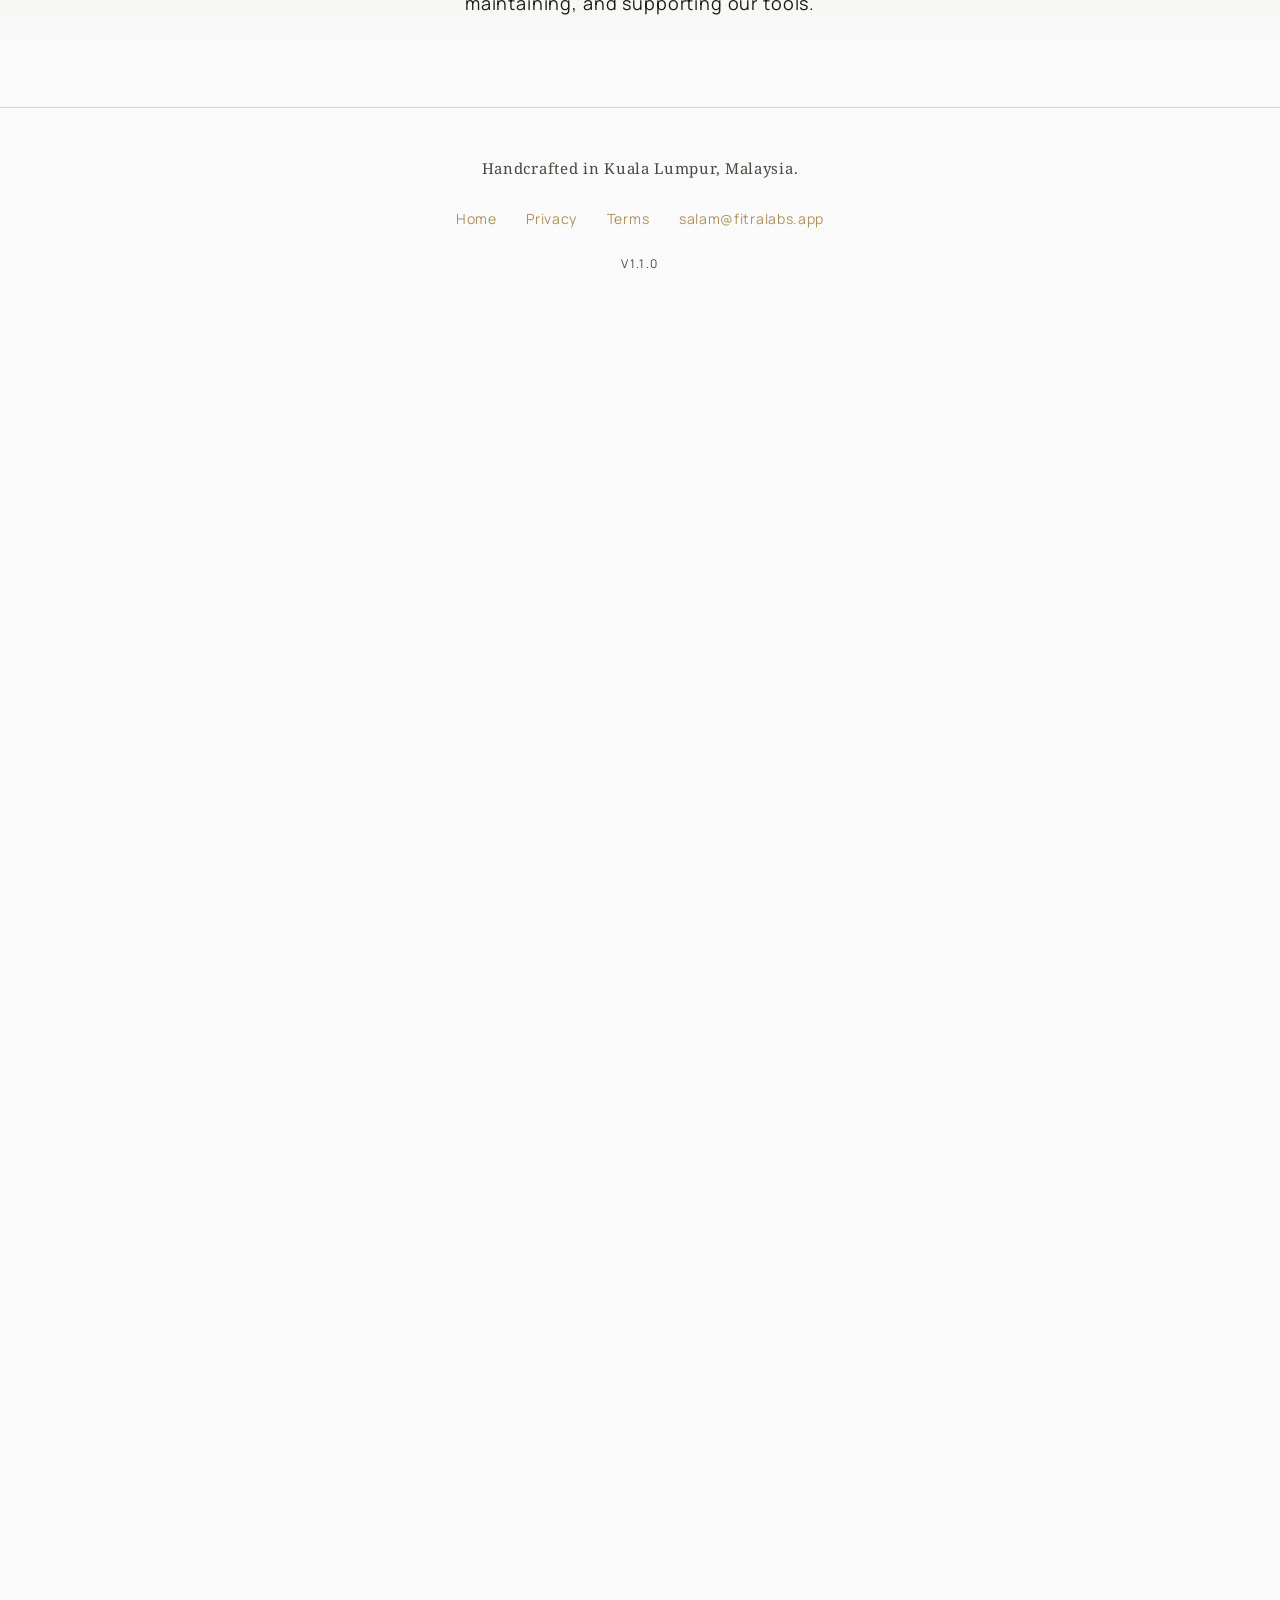
<file: simplyquran/index.html>
<!DOCTYPE html>
<html lang="en">
  <head>
    <meta charset="utf-8">
    <meta name="viewport" content="width=device-width, initial-scale=1">
    <meta http-equiv="Content-Security-Policy" content="default-src 'self'; object-src 'none'; base-uri 'self'; form-action 'self'; frame-ancestors 'none'">
    <meta name="referrer" content="strict-origin-when-cross-origin">
    <title>Moved — Simply Quran</title>
    <link rel="canonical" href="https://fitralabs.app/quran/">
    <meta http-equiv="refresh" content="0;url=/quran/">
  </head>
  <body>
    <p>This page has moved to <a href="/quran/">fitralabs.app/quran/</a>.</p>
  </body>
</html>
</file>
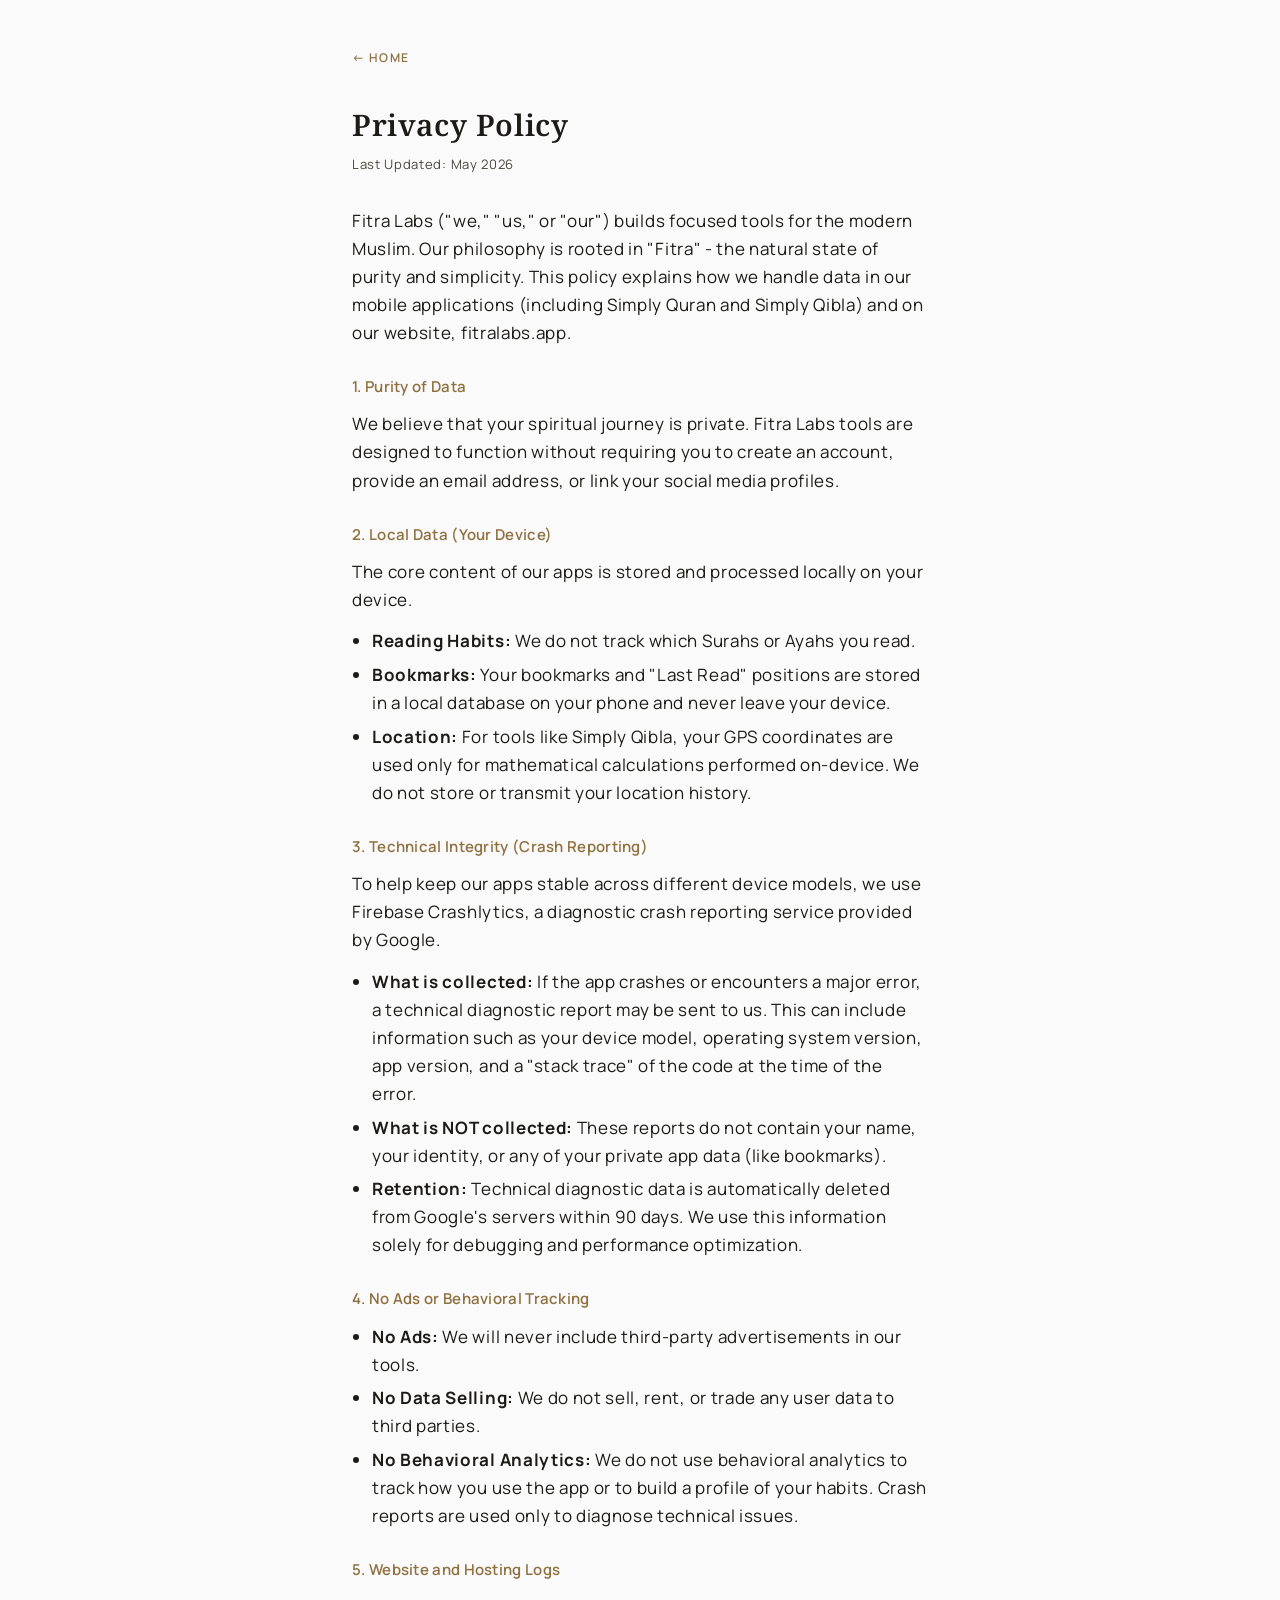
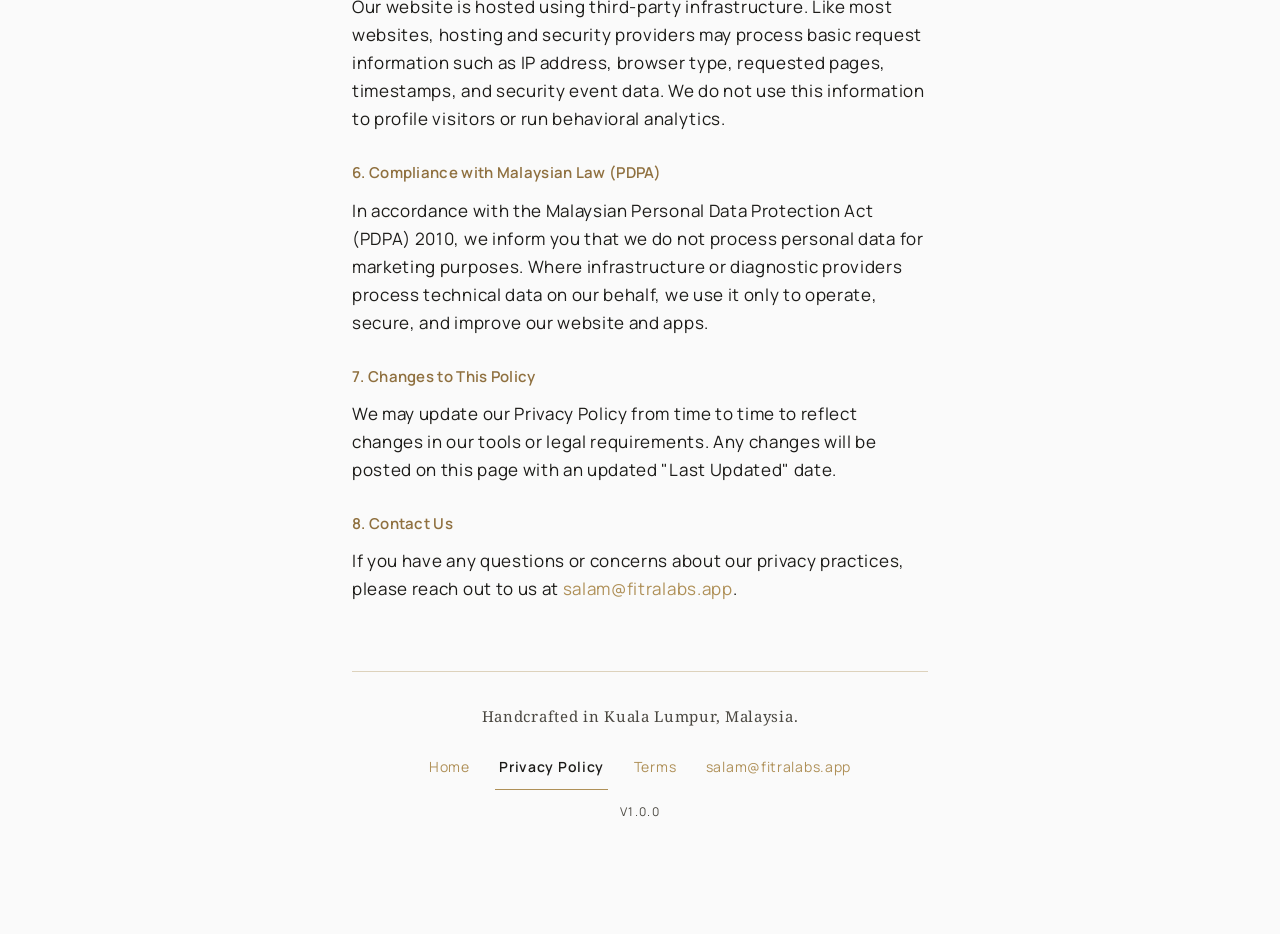
<file: privacy.html>
<!DOCTYPE html>
<html lang="en">
  <head>
    <meta charset="utf-8">
    <meta name="viewport" content="width=device-width, initial-scale=1">
    <meta name="description" content="Privacy Policy for Fitra Labs apps and website, including Simply Quran and Simply Qibla.">
    <meta http-equiv="Content-Security-Policy" content="default-src 'self'; img-src 'self' data:; style-src 'self'; font-src 'self'; object-src 'none'; base-uri 'self'; form-action 'self'; frame-ancestors 'none'">
    <meta name="referrer" content="strict-origin-when-cross-origin">
    <title>Privacy Policy - Fitra Labs</title>
    <link rel="icon" href="/assets/fitra_labs-mark.svg" type="image/svg+xml">
    <link rel="icon" href="/assets/fitra-labs-mark.png" type="image/png" sizes="any">
    <link rel="stylesheet" href="/base.css">
  </head>
  <body class="page--legal">
    <a class="skip-link" href="#legal-main">Skip to main content</a>
    <main id="legal-main" class="wrap wrap--legal">
      <a class="back" href="/">← Home</a>

      <article class="legal">
        <h1>Privacy Policy</h1>
        <p class="updated">Last Updated: May 2026</p>

        <section>
          <p>
            Fitra Labs ("we," "us," or "our") builds focused tools for the modern Muslim. Our philosophy is rooted in "Fitra" - the natural state of purity and simplicity. This policy explains how we handle data in our mobile applications (including Simply Quran and Simply Qibla) and on our website, fitralabs.app.
          </p>
        </section>

        <section>
          <h2>1. Purity of Data</h2>
          <p>
            We believe that your spiritual journey is private. Fitra Labs tools are designed to function without requiring you to create an account, provide an email address, or link your social media profiles.
          </p>
        </section>

        <section>
          <h2>2. Local Data (Your Device)</h2>
          <p>The core content of our apps is stored and processed locally on your device.</p>
          <ul>
            <li><strong>Reading Habits:</strong> We do not track which Surahs or Ayahs you read.</li>
            <li><strong>Bookmarks:</strong> Your bookmarks and "Last Read" positions are stored in a local database on your phone and never leave your device.</li>
            <li><strong>Location:</strong> For tools like Simply Qibla, your GPS coordinates are used only for mathematical calculations performed on-device. We do not store or transmit your location history.</li>
          </ul>
        </section>

        <section>
          <h2>3. Technical Integrity (Crash Reporting)</h2>
          <p>
            To help keep our apps stable across different device models, we use Firebase Crashlytics, a diagnostic crash reporting service provided by Google.
          </p>
          <ul>
            <li><strong>What is collected:</strong> If the app crashes or encounters a major error, a technical diagnostic report may be sent to us. This can include information such as your device model, operating system version, app version, and a "stack trace" of the code at the time of the error.</li>
            <li><strong>What is NOT collected:</strong> These reports do not contain your name, your identity, or any of your private app data (like bookmarks).</li>
            <li><strong>Retention:</strong> Technical diagnostic data is automatically deleted from Google's servers within 90 days. We use this information solely for debugging and performance optimization.</li>
          </ul>
        </section>

        <section>
          <h2>4. No Ads or Behavioral Tracking</h2>
          <ul>
            <li><strong>No Ads:</strong> We will never include third-party advertisements in our tools.</li>
            <li><strong>No Data Selling:</strong> We do not sell, rent, or trade any user data to third parties.</li>
            <li><strong>No Behavioral Analytics:</strong> We do not use behavioral analytics to track how you use the app or to build a profile of your habits. Crash reports are used only to diagnose technical issues.</li>
          </ul>
        </section>

        <section>
          <h2>5. Website and Hosting Logs</h2>
          <p>
            Our website is hosted using third-party infrastructure. Like most websites, hosting and security providers may process basic request information such as IP address, browser type, requested pages, timestamps, and security event data. We do not use this information to profile visitors or run behavioral analytics.
          </p>
        </section>

        <section>
          <h2>6. Compliance with Malaysian Law (PDPA)</h2>
          <p>
            In accordance with the Malaysian Personal Data Protection Act (PDPA) 2010, we inform you that we do not process personal data for marketing purposes. Where infrastructure or diagnostic providers process technical data on our behalf, we use it only to operate, secure, and improve our website and apps.
          </p>
        </section>

        <section>
          <h2>7. Changes to This Policy</h2>
          <p>
            We may update our Privacy Policy from time to time to reflect changes in our tools or legal requirements. Any changes will be posted on this page with an updated "Last Updated" date.
          </p>
        </section>

        <section>
          <h2>8. Contact Us</h2>
          <p>
            If you have any questions or concerns about our privacy practices, please reach out to us at
            <a href="mailto:salam@fitralabs.app">salam@fitralabs.app</a>.
          </p>
        </section>
      </article>

      <footer class="site-footer site-footer--legal">
        <p class="footer__sanad">Handcrafted in Kuala Lumpur, Malaysia.</p>
        <nav class="footer__nav" aria-label="Legal and contact">
          <ul class="footer__links">
            <li><a href="/">Home</a></li>
            <li><a href="/privacy.html" aria-current="page">Privacy Policy</a></li>
            <li><a href="/terms.html">Terms</a></li>
            <li><a href="mailto:salam@fitralabs.app">salam@fitralabs.app</a></li>
          </ul>
        </nav>
        <p class="footer__version">v1.0.0</p>
      </footer>
    </main>
  </body>
</html>
</file>
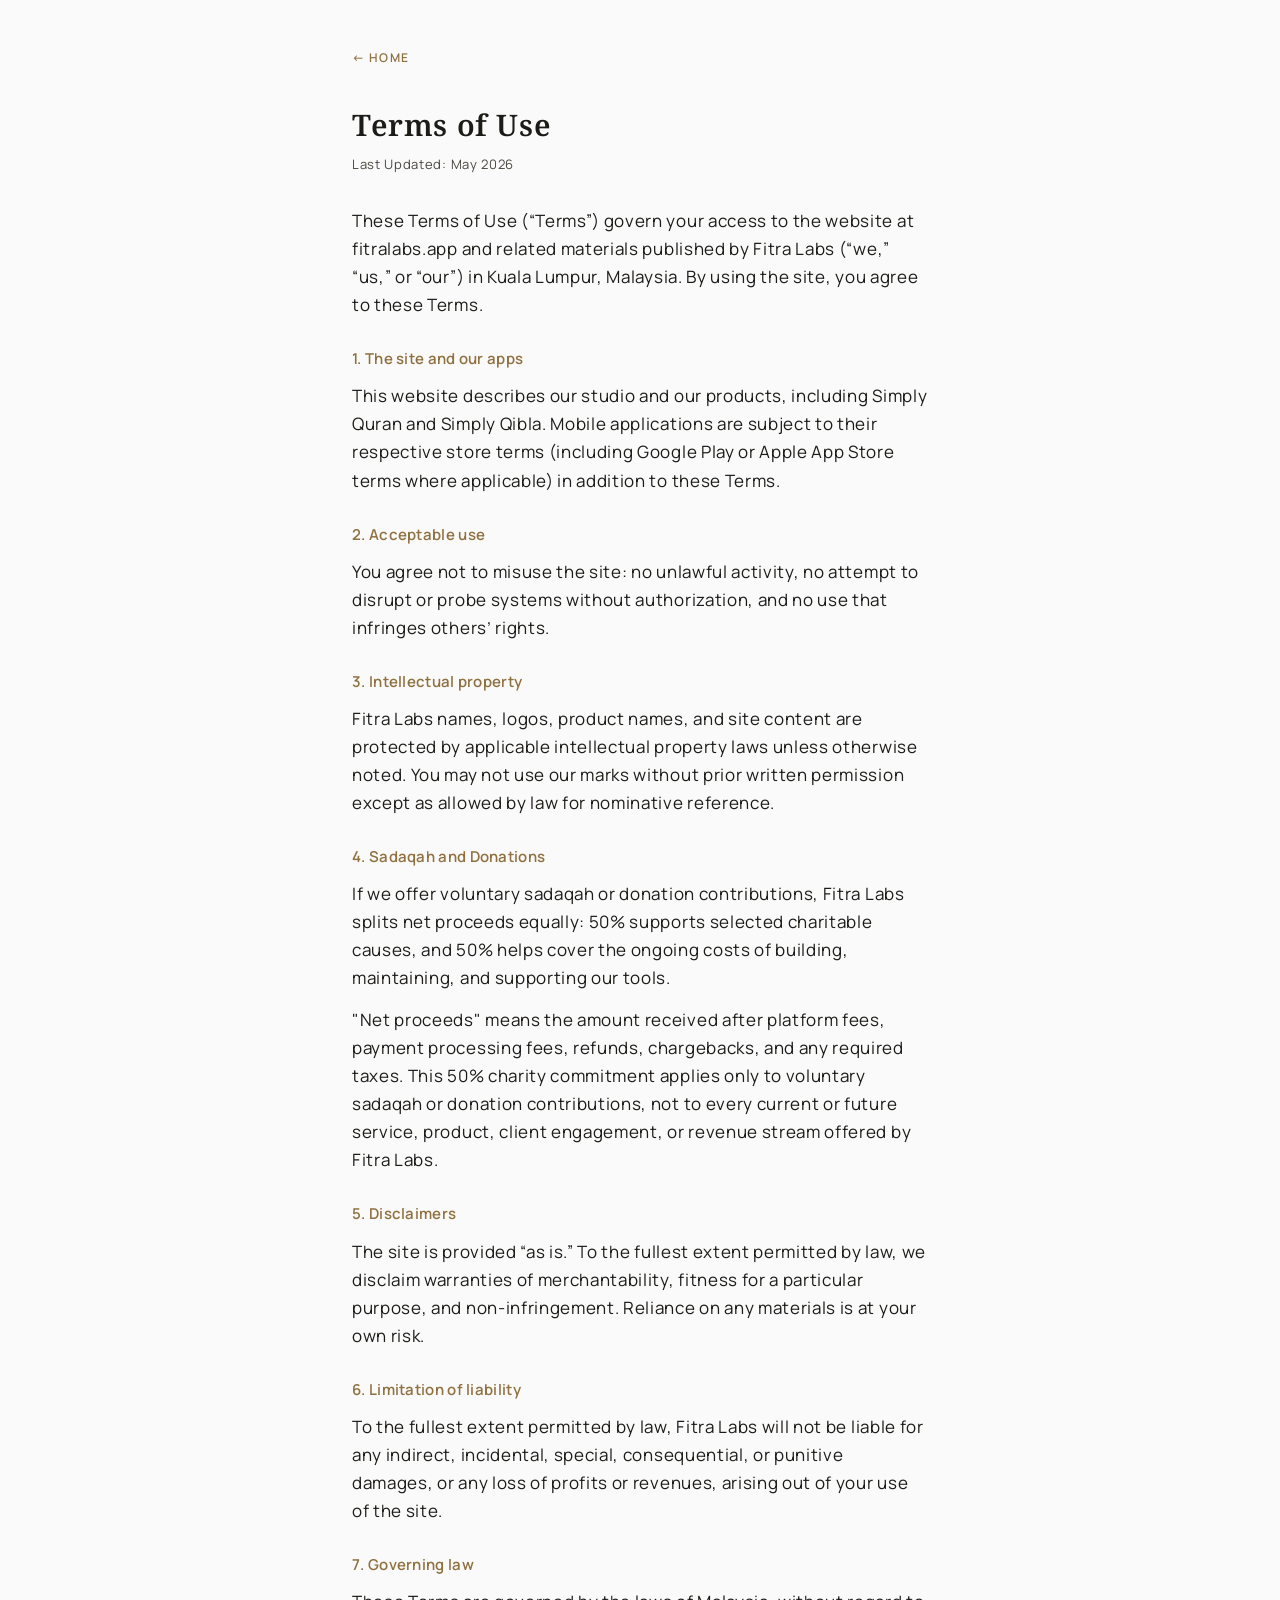
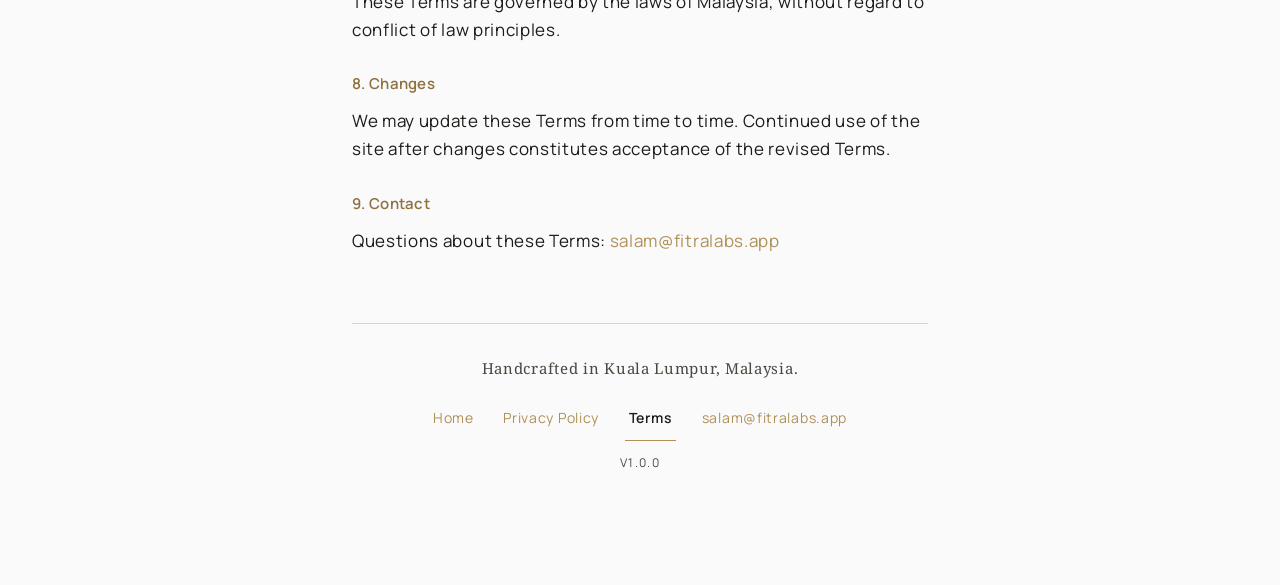
<file: terms.html>
<!DOCTYPE html>
<html lang="en">
  <head>
    <meta charset="utf-8">
    <meta name="viewport" content="width=device-width, initial-scale=1">
    <meta name="description" content="Terms of use for Fitra Labs, fitralabs.app, and related app materials.">
    <meta http-equiv="Content-Security-Policy" content="default-src 'self'; img-src 'self' data:; style-src 'self'; font-src 'self'; object-src 'none'; base-uri 'self'; form-action 'self'; frame-ancestors 'none'">
    <meta name="referrer" content="strict-origin-when-cross-origin">
    <title>Terms - Fitra Labs</title>
    <link rel="icon" href="/assets/fitra_labs-mark.svg" type="image/svg+xml">
    <link rel="icon" href="/assets/fitra-labs-mark.png" type="image/png" sizes="any">
    <link rel="stylesheet" href="/base.css">
  </head>
  <body class="page--legal">
    <a class="skip-link" href="#legal-main">Skip to main content</a>
    <main id="legal-main" class="wrap wrap--legal">
      <a class="back" href="/">← Home</a>

      <article class="legal">
        <h1>Terms of Use</h1>
        <p class="updated">Last Updated: May 2026</p>

        <section>
          <p>
            These Terms of Use (“Terms”) govern your access to the website at fitralabs.app and related materials published by Fitra Labs (“we,” “us,” or “our”) in Kuala Lumpur, Malaysia. By using the site, you agree to these Terms.
          </p>
        </section>

        <section>
          <h2>1. The site and our apps</h2>
          <p>
            This website describes our studio and our products, including Simply Quran and Simply Qibla. Mobile applications are subject to their respective store terms (including Google Play or Apple App Store terms where applicable) in addition to these Terms.
          </p>
        </section>

        <section>
          <h2>2. Acceptable use</h2>
          <p>
            You agree not to misuse the site: no unlawful activity, no attempt to disrupt or probe systems without authorization, and no use that infringes others’ rights.
          </p>
        </section>

        <section>
          <h2>3. Intellectual property</h2>
          <p>
            Fitra Labs names, logos, product names, and site content are protected by applicable intellectual property laws unless otherwise noted. You may not use our marks without prior written permission except as allowed by law for nominative reference.
          </p>
        </section>

        <section>
          <h2>4. Sadaqah and Donations</h2>
          <p>
            If we offer voluntary sadaqah or donation contributions, Fitra Labs splits net proceeds equally: 50% supports selected charitable causes, and 50% helps cover the ongoing costs of building, maintaining, and supporting our tools.
          </p>
          <p>
            "Net proceeds" means the amount received after platform fees, payment processing fees, refunds, chargebacks, and any required taxes. This 50% charity commitment applies only to voluntary sadaqah or donation contributions, not to every current or future service, product, client engagement, or revenue stream offered by Fitra Labs.
          </p>
        </section>

        <section>
          <h2>5. Disclaimers</h2>
          <p>
            The site is provided “as is.” To the fullest extent permitted by law, we disclaim warranties of merchantability, fitness for a particular purpose, and non-infringement. Reliance on any materials is at your own risk.
          </p>
        </section>

        <section>
          <h2>6. Limitation of liability</h2>
          <p>
            To the fullest extent permitted by law, Fitra Labs will not be liable for any indirect, incidental, special, consequential, or punitive damages, or any loss of profits or revenues, arising out of your use of the site.
          </p>
        </section>

        <section>
          <h2>7. Governing law</h2>
          <p>
            These Terms are governed by the laws of Malaysia, without regard to conflict of law principles.
          </p>
        </section>

        <section>
          <h2>8. Changes</h2>
          <p>
            We may update these Terms from time to time. Continued use of the site after changes constitutes acceptance of the revised Terms.
          </p>
        </section>

        <section>
          <h2>9. Contact</h2>
          <p>
            Questions about these Terms:
            <a href="mailto:salam@fitralabs.app">salam@fitralabs.app</a>
          </p>
        </section>
      </article>

      <footer class="site-footer site-footer--legal">
        <p class="footer__sanad">Handcrafted in Kuala Lumpur, Malaysia.</p>
        <nav class="footer__nav" aria-label="Legal and contact">
          <ul class="footer__links">
            <li><a href="/">Home</a></li>
            <li><a href="/privacy.html">Privacy Policy</a></li>
            <li><a href="/terms.html" aria-current="page">Terms</a></li>
            <li><a href="mailto:salam@fitralabs.app">salam@fitralabs.app</a></li>
          </ul>
        </nav>
        <p class="footer__version">v1.0.0</p>
      </footer>
    </main>
  </body>
</html>
</file>
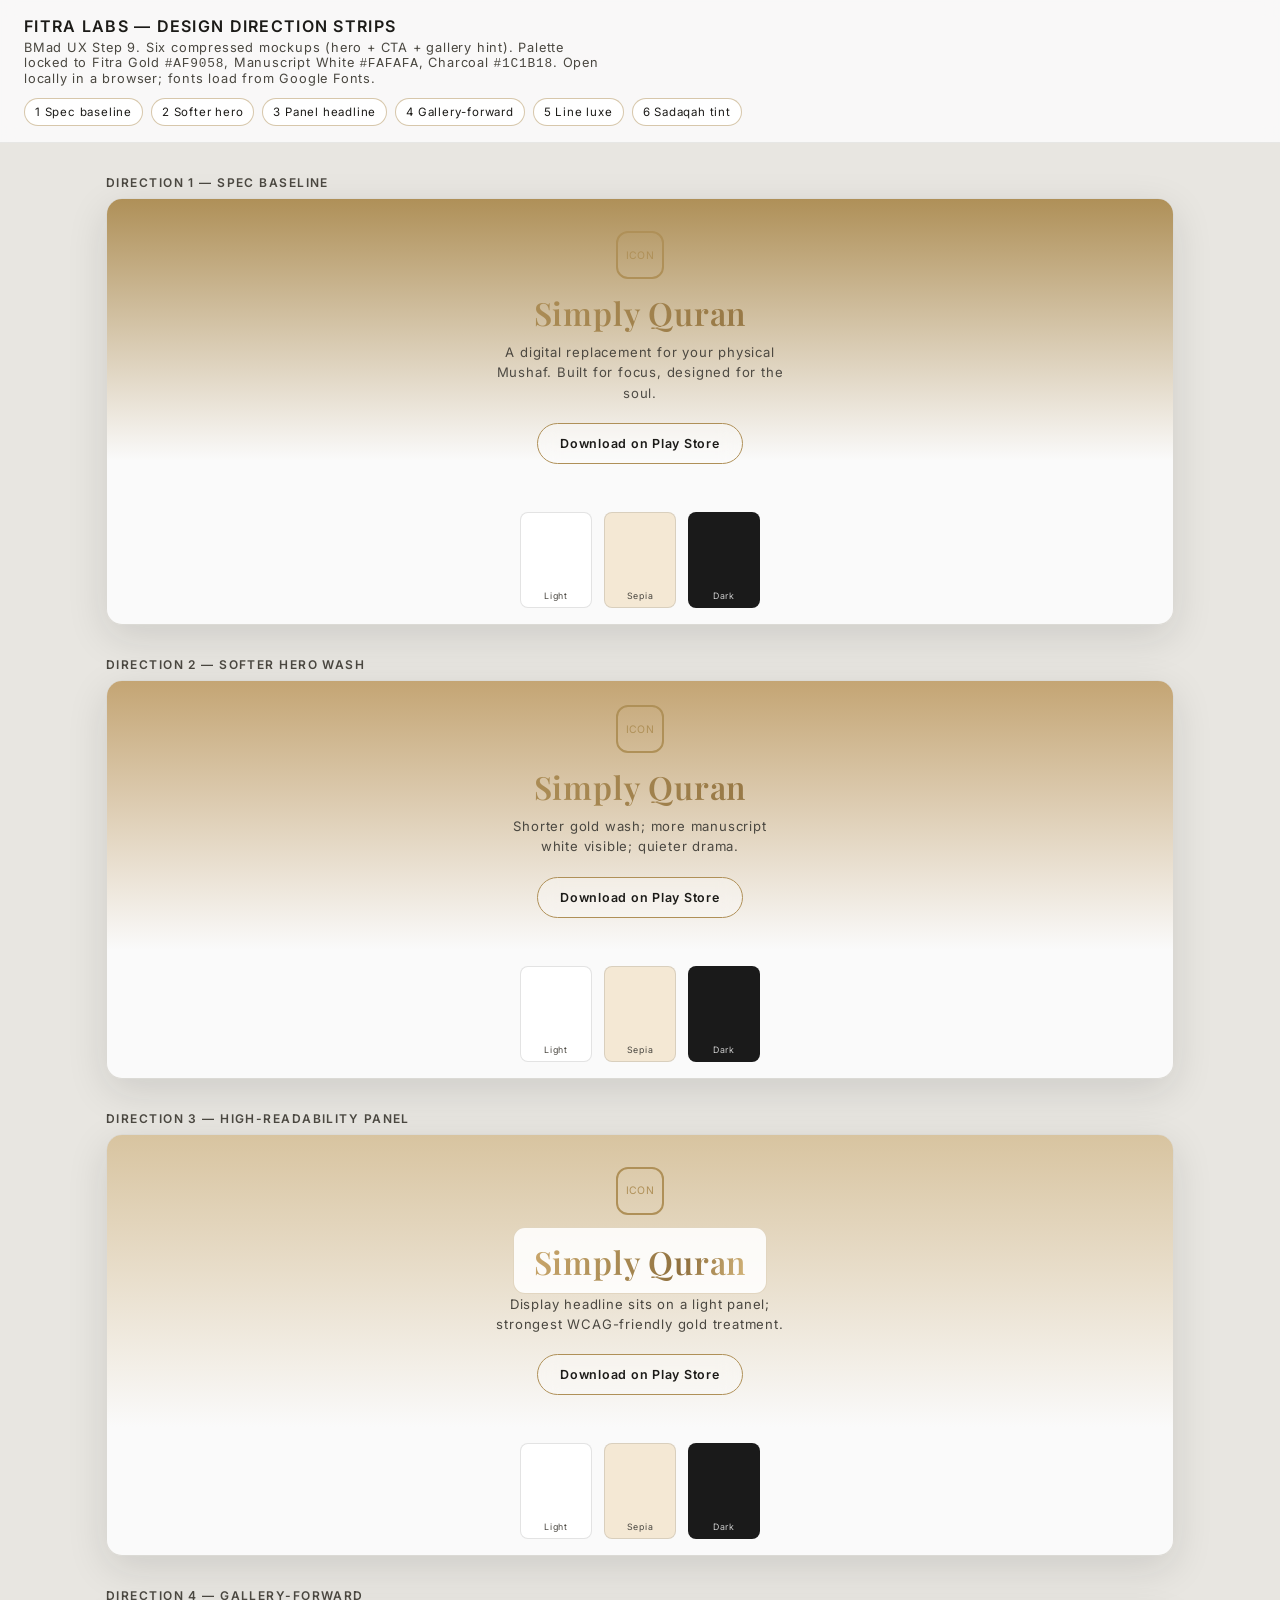
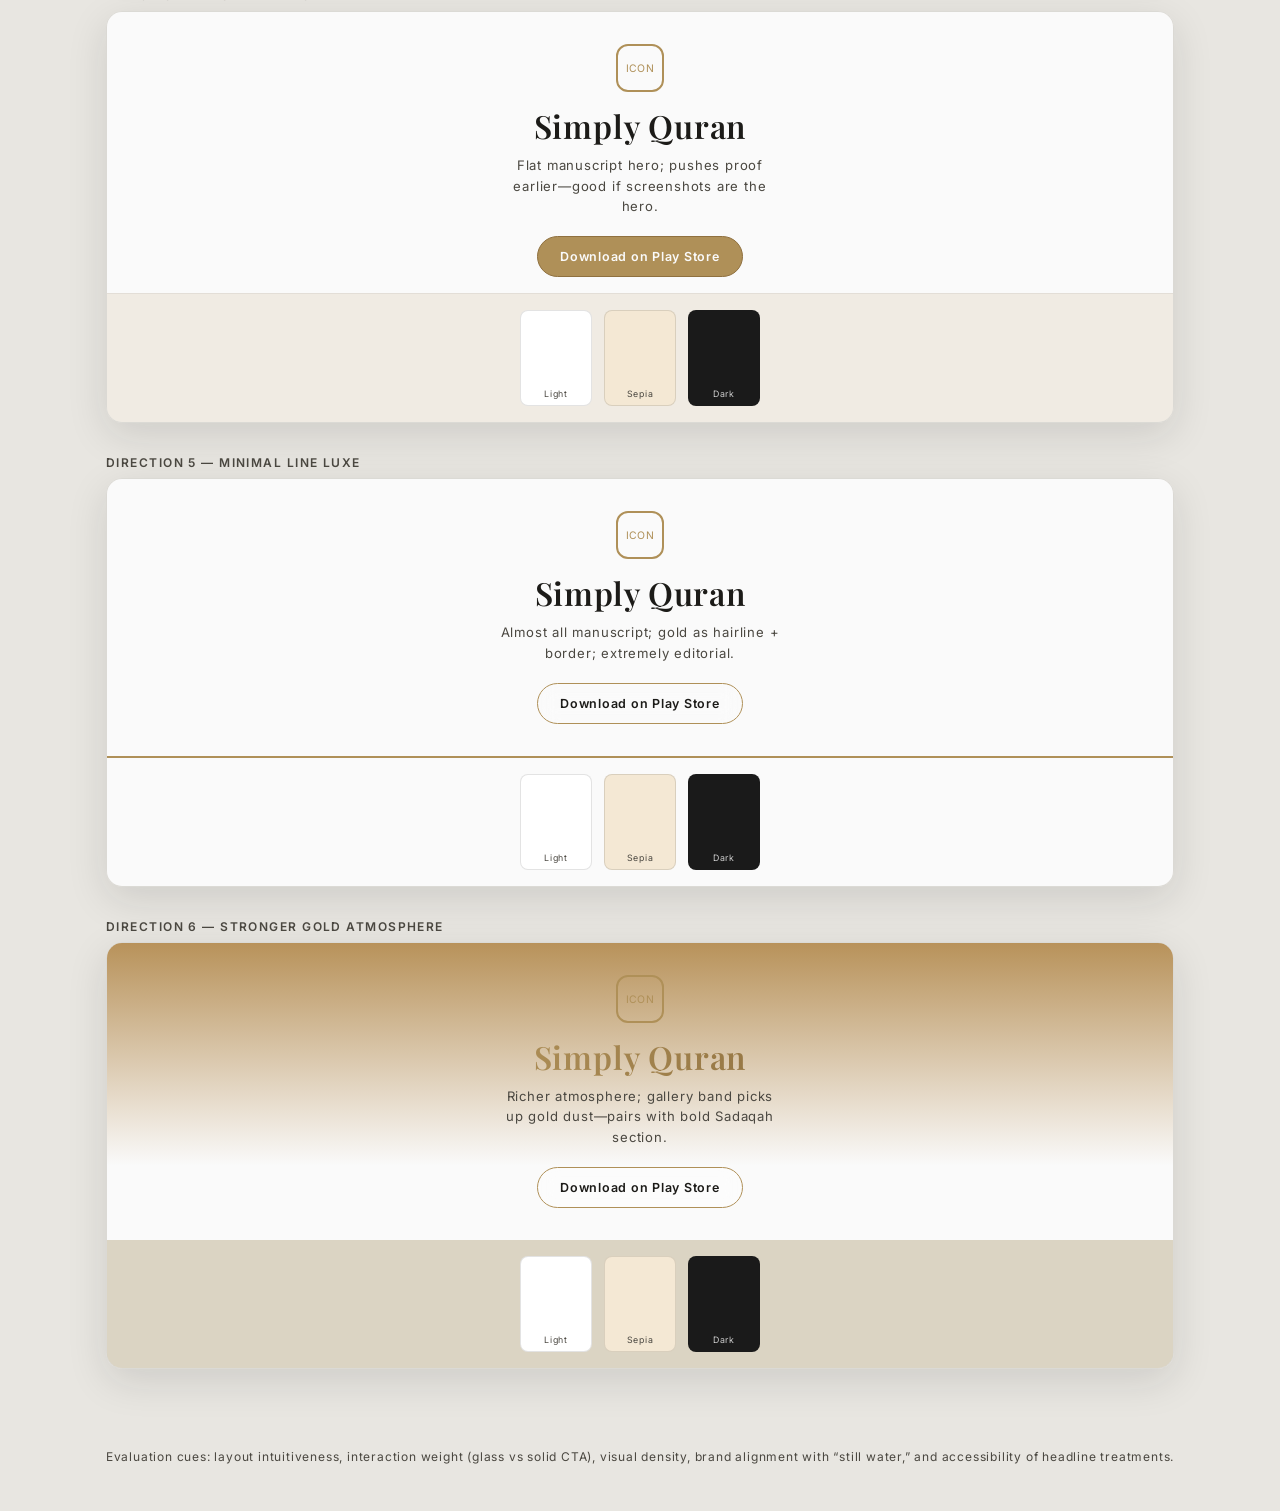
<file: _bmad-output/planning/ux-design-directions.html>
<!DOCTYPE html>
<html lang="en">
<head>
  <meta charset="UTF-8" />
  <meta name="viewport" content="width=device-width, initial-scale=1" />
  <title>Fitra Labs — UX Design Directions</title>
  <link rel="preconnect" href="https://fonts.googleapis.com" />
  <link rel="preconnect" href="https://fonts.gstatic.com" crossorigin />
  <link href="https://fonts.googleapis.com/css2?family=Inter:wght@400;600&family=Playfair+Display:wght@500;600&display=swap" rel="stylesheet" />
  <style>
    :root {
      --gold: #AF9058;
      --paper: #FAFAFA;
      --ink: #1C1B18;
      --muted: #4a4740;
      --space: 8px;
    }
    * { box-sizing: border-box; }
    body {
      margin: 0;
      font-family: Inter, system-ui, sans-serif;
      letter-spacing: 0.05em;
      background: #e8e6e1;
      color: var(--ink);
    }
    header.doc {
      position: sticky;
      top: 0;
      z-index: 10;
      background: rgba(250, 250, 250, 0.92);
      backdrop-filter: blur(8px);
      border-bottom: 1px solid rgba(28, 27, 24, 0.08);
      padding: calc(var(--space) * 2) calc(var(--space) * 3);
    }
    header.doc h1 {
      margin: 0 0 4px;
      font-size: 1rem;
      font-weight: 600;
      letter-spacing: 0.08em;
      text-transform: uppercase;
    }
    header.doc p {
      margin: 0;
      font-size: 0.8rem;
      color: var(--muted);
      max-width: 72ch;
    }
    nav.jump {
      display: flex;
      flex-wrap: wrap;
      gap: 8px;
      margin-top: 12px;
    }
    nav.jump a {
      font-size: 0.72rem;
      text-decoration: none;
      color: var(--ink);
      padding: 6px 10px;
      border: 1px solid rgba(175, 144, 88, 0.5);
      border-radius: 999px;
      background: #fff;
    }
    nav.jump a:hover { background: var(--paper); }
    section.dir {
      margin: calc(var(--space) * 4) auto;
      max-width: 1100px;
      padding: 0 calc(var(--space) * 2);
    }
    .dir-label {
      font-size: 0.75rem;
      font-weight: 600;
      letter-spacing: 0.12em;
      text-transform: uppercase;
      color: var(--muted);
      margin-bottom: 8px;
    }
    .mock {
      border-radius: 16px;
      overflow: hidden;
      box-shadow: 0 12px 40px rgba(28, 27, 24, 0.12);
      border: 1px solid rgba(28, 27, 24, 0.06);
      min-height: 280px;
    }
    .hero-strip {
      padding: calc(var(--space) * 4) calc(var(--space) * 3);
      text-align: center;
    }
    .icon-faux {
      width: 48px;
      height: 48px;
      margin: 0 auto 12px;
      border-radius: 12px;
      border: 2px solid var(--gold);
      display: flex;
      align-items: center;
      justify-content: center;
      font-size: 0.65rem;
      color: var(--gold);
      letter-spacing: 0.02em;
    }
    h2.title {
      font-family: "Playfair Display", Georgia, serif;
      font-weight: 600;
      margin: 0 0 8px;
      font-size: clamp(1.5rem, 4vw, 2rem);
    }
    .title-gold {
      background: linear-gradient(105deg, #c9a66b 0%, #AF9058 35%, #8f703f 70%, #d4b57a 100%);
      -webkit-background-clip: text;
      background-clip: text;
      color: transparent;
    }
    .sub {
      margin: 0 auto 20px;
      max-width: 36ch;
      font-size: 0.82rem;
      line-height: 1.55;
      color: var(--muted);
    }
    .cta {
      display: inline-flex;
      align-items: center;
      justify-content: center;
      padding: 12px 22px;
      border-radius: 999px;
      font-size: 0.78rem;
      font-weight: 600;
      text-decoration: none;
      letter-spacing: 0.06em;
    }
    .cta-glass {
      color: var(--ink);
      border: 1px solid var(--gold);
      background: rgba(255, 255, 255, 0.35);
      backdrop-filter: blur(10px);
    }
    .cta-solid {
      color: var(--paper);
      background: var(--gold);
      border: 1px solid #8f703f;
    }
    .band {
      padding: calc(var(--space) * 2) calc(var(--space) * 3);
      font-size: 0.75rem;
      display: flex;
      gap: 12px;
      justify-content: center;
      flex-wrap: wrap;
    }
    .thumb {
      width: 72px;
      height: 96px;
      border-radius: 8px;
      border: 1px solid rgba(28, 27, 24, 0.12);
      font-size: 0.55rem;
      display: flex;
      align-items: flex-end;
      justify-content: center;
      padding: 6px;
      color: var(--muted);
    }
    footer.note {
      padding: calc(var(--space) * 6) calc(var(--space) * 3);
      text-align: center;
      font-size: 0.75rem;
      color: var(--muted);
    }
    /* Direction 1 — Spec baseline */
    #d1 .hero-strip {
      background: linear-gradient(180deg, var(--gold) 0%, var(--paper) 88%);
    }
    #d1 .sub { color: rgba(28, 27, 24, 0.75); }
    /* Direction 2 — Softer hero */
    #d2 .hero-strip {
      background: linear-gradient(180deg, #c4a574 0%, var(--paper) 100%);
      padding-top: calc(var(--space) * 3);
    }
    /* Direction 3 — Panel headline (a11y) */
    #d3 .hero-strip {
      background: linear-gradient(180deg, #d8c4a0 0%, var(--paper) 100%);
    }
    #d3 .title-panel {
      background: rgba(255, 255, 255, 0.88);
      display: inline-block;
      padding: 12px 20px 10px;
      border-radius: 12px;
      border: 1px solid rgba(175, 144, 88, 0.35);
    }
    #d3 .title-panel h2 { margin: 0; }
    /* Direction 4 — Gallery-forward */
    #d4 .hero-strip {
      background: var(--paper);
      padding-bottom: calc(var(--space) * 2);
    }
    #d4 .title { color: var(--ink); }
    #d4 .band { background: #f0ebe3; border-top: 1px solid rgba(28, 27, 24, 0.06); }
    /* Direction 5 — Minimal line luxe */
    #d5 .hero-strip {
      background: var(--paper);
      border-bottom: 2px solid var(--gold);
    }
    #d5 .title { color: var(--ink); letter-spacing: 0.02em; }
    #d5 .cta-glass { background: transparent; }
    /* Direction 6 — Sadaqah-forward tint */
    #d6 .hero-strip {
      background: linear-gradient(180deg, #b8925a 0%, var(--paper) 75%);
    }
    #d6 .band { background: rgba(175, 144, 88, 0.22); }
  </style>
</head>
<body>
  <header class="doc">
    <h1>Fitra Labs — design direction strips</h1>
    <p>BMad UX Step 9. Six compressed mockups (hero + CTA + gallery hint). Palette locked to Fitra Gold <code>#AF9058</code>, Manuscript White <code>#FAFAFA</code>, Charcoal <code>#1C1B18</code>. Open locally in a browser; fonts load from Google Fonts.</p>
    <nav class="jump" aria-label="Jump to direction">
      <a href="#d1">1 Spec baseline</a>
      <a href="#d2">2 Softer hero</a>
      <a href="#d3">3 Panel headline</a>
      <a href="#d4">4 Gallery-forward</a>
      <a href="#d5">5 Line luxe</a>
      <a href="#d6">6 Sadaqah tint</a>
    </nav>
  </header>

  <section class="dir" id="d1">
    <div class="dir-label">Direction 1 — Spec baseline</div>
    <div class="mock">
      <div class="hero-strip">
        <div class="icon-faux" aria-hidden="true">ICON</div>
        <h2 class="title title-gold">Simply Quran</h2>
        <p class="sub">A digital replacement for your physical Mushaf. Built for focus, designed for the soul.</p>
        <a class="cta cta-glass" href="#">Download on Play Store</a>
      </div>
      <div class="band" style="background: var(--paper);">
        <div class="thumb" style="background: #fff;">Light</div>
        <div class="thumb" style="background: #f4e8d4;">Sepia</div>
        <div class="thumb" style="background: #1a1a1a; color: #ccc;">Dark</div>
      </div>
    </div>
  </section>

  <section class="dir" id="d2">
    <div class="dir-label">Direction 2 — Softer hero wash</div>
    <div class="mock">
      <div class="hero-strip">
        <div class="icon-faux" aria-hidden="true">ICON</div>
        <h2 class="title title-gold">Simply Quran</h2>
        <p class="sub">Shorter gold wash; more manuscript white visible; quieter drama.</p>
        <a class="cta cta-glass" href="#">Download on Play Store</a>
      </div>
      <div class="band" style="background: var(--paper);">
        <div class="thumb" style="background: #fff;">Light</div>
        <div class="thumb" style="background: #f4e8d4;">Sepia</div>
        <div class="thumb" style="background: #1a1a1a; color: #ccc;">Dark</div>
      </div>
    </div>
  </section>

  <section class="dir" id="d3">
    <div class="dir-label">Direction 3 — High-readability panel</div>
    <div class="mock">
      <div class="hero-strip">
        <div class="icon-faux" aria-hidden="true">ICON</div>
        <div class="title-panel">
          <h2 class="title title-gold">Simply Quran</h2>
        </div>
        <p class="sub">Display headline sits on a light panel; strongest WCAG-friendly gold treatment.</p>
        <a class="cta cta-glass" href="#">Download on Play Store</a>
      </div>
      <div class="band" style="background: var(--paper);">
        <div class="thumb" style="background: #fff;">Light</div>
        <div class="thumb" style="background: #f4e8d4;">Sepia</div>
        <div class="thumb" style="background: #1a1a1a; color: #ccc;">Dark</div>
      </div>
    </div>
  </section>

  <section class="dir" id="d4">
    <div class="dir-label">Direction 4 — Gallery-forward</div>
    <div class="mock">
      <div class="hero-strip">
        <div class="icon-faux" aria-hidden="true">ICON</div>
        <h2 class="title">Simply Quran</h2>
        <p class="sub">Flat manuscript hero; pushes proof earlier—good if screenshots are the hero.</p>
        <a class="cta cta-solid" href="#">Download on Play Store</a>
      </div>
      <div class="band">
        <div class="thumb" style="background: #fff;">Light</div>
        <div class="thumb" style="background: #f4e8d4;">Sepia</div>
        <div class="thumb" style="background: #1a1a1a; color: #ccc;">Dark</div>
      </div>
    </div>
  </section>

  <section class="dir" id="d5">
    <div class="dir-label">Direction 5 — Minimal line luxe</div>
    <div class="mock">
      <div class="hero-strip">
        <div class="icon-faux" aria-hidden="true">ICON</div>
        <h2 class="title">Simply Quran</h2>
        <p class="sub">Almost all manuscript; gold as hairline + border; extremely editorial.</p>
        <a class="cta cta-glass" href="#">Download on Play Store</a>
      </div>
      <div class="band" style="background: var(--paper);">
        <div class="thumb" style="background: #fff;">Light</div>
        <div class="thumb" style="background: #f4e8d4;">Sepia</div>
        <div class="thumb" style="background: #1a1a1a; color: #ccc;">Dark</div>
      </div>
    </div>
  </section>

  <section class="dir" id="d6">
    <div class="dir-label">Direction 6 — Stronger gold atmosphere</div>
    <div class="mock">
      <div class="hero-strip">
        <div class="icon-faux" aria-hidden="true">ICON</div>
        <h2 class="title title-gold">Simply Quran</h2>
        <p class="sub">Richer atmosphere; gallery band picks up gold dust—pairs with bold Sadaqah section.</p>
        <a class="cta cta-glass" href="#">Download on Play Store</a>
      </div>
      <div class="band">
        <div class="thumb" style="background: #fff;">Light</div>
        <div class="thumb" style="background: #f4e8d4;">Sepia</div>
        <div class="thumb" style="background: #1a1a1a; color: #ccc;">Dark</div>
      </div>
    </div>
  </section>

  <footer class="note">
    Evaluation cues: layout intuitiveness, interaction weight (glass vs solid CTA), visual density, brand alignment with “still water,” and accessibility of headline treatments.
  </footer>
</body>
</html>
</file>
<file: base.css>
@font-face {
  font-family: "Manrope";
  src: url("/assets/fonts/manrope-variable.woff2") format("woff2-variations");
  font-weight: 200 800;
  font-style: normal;
  font-display: swap;
}

@font-face {
  font-family: "Noto Serif";
  src: url("/assets/fonts/noto-serif-variable.woff2") format("woff2-variations");
  font-weight: 100 900;
  font-style: normal;
  font-display: swap;
}

@font-face {
  font-family: "Noto Serif";
  src: url("/assets/fonts/noto-serif-variable.woff2") format("woff2-variations");
  font-weight: 100 900;
  font-style: italic;
  font-display: swap;
}

/* Fitra Labs — shared brand foundation (all pages) */
:root {
  --paper: #fafafa;
  --gold: #af9058;
  --gold-deep: #8f703f;
  --gold-highlight: #d4b57a;
  --ink: #1c1b18;
  --ink-muted: #4a4740;
  --gold-line: rgba(175, 144, 88, 0.38);
  --gold-soft: rgba(175, 144, 88, 0.14);
  --shadow-soft: 0 12px 40px rgba(28, 27, 24, 0.06);
  --font-sans: "Manrope", -apple-system, BlinkMacSystemFont, "Segoe UI", Roboto, "Helvetica Neue", Arial, sans-serif;
  --font-serif: "Noto Serif", Iowan Old Style, Palatino Linotype, Book Antiqua, Georgia, "Times New Roman", serif;
}

*,
*::before,
*::after {
  box-sizing: border-box;
}

html {
  font-size: 100%;
  -webkit-text-size-adjust: 100%;
  scroll-behavior: smooth;
}

@media (prefers-reduced-motion: reduce) {
  html {
    scroll-behavior: auto;
  }
}

body {
  margin: 0;
  min-height: 100vh;
  display: flex;
  flex-direction: column;
  background: var(--paper);
  color: var(--ink);
  font-family: var(--font-sans);
  font-size: 1.0625rem;
  line-height: 1.65;
  font-weight: 400;
  letter-spacing: 0.05em;
}

.page--home main,
.page--studio main {
  flex: 1;
}

.page--home,
.page--studio {
  letter-spacing: 0.05em;
}

a {
  color: var(--gold);
  text-decoration: none;
  border-bottom: 1px solid transparent;
  transition:
    color 0.2s ease,
    border-color 0.2s ease;
}

a:hover {
  border-bottom-color: var(--gold-line);
}

a:focus-visible {
  outline: 2px solid var(--gold);
  outline-offset: 3px;
}

.skip-link {
  position: absolute;
  left: 1rem;
  top: -100px;
  z-index: 200;
  padding: 0.55rem 1rem;
  background: var(--ink);
  color: var(--paper);
  font-size: 0.875rem;
  font-weight: 600;
  letter-spacing: 0.06em;
  border-radius: 6px;
}

.skip-link:focus {
  top: 1rem;
}

.visually-hidden {
  position: absolute;
  width: 1px;
  height: 1px;
  padding: 0;
  margin: -1px;
  overflow: hidden;
  clip: rect(0, 0, 0, 0);
  white-space: nowrap;
  border: 0;
}

/* Masthead */
.masthead {
  flex-shrink: 0;
  padding: 0.85rem clamp(1.25rem, 4vw, 2.5rem);
  border-bottom: 1px solid var(--gold-line);
  background: rgba(250, 250, 250, 0.94);
}

@supports (backdrop-filter: blur(8px)) {
  .masthead {
    backdrop-filter: blur(10px);
  }
}

.masthead__brand {
  display: inline-flex;
  align-items: center;
  gap: 0.65rem;
  color: var(--ink);
  font-weight: 600;
  font-size: 0.9375rem;
  letter-spacing: 0.06em;
  border-bottom: none;
}

.masthead__brand:hover {
  color: var(--gold-deep);
  border-bottom: none;
}

.masthead__mark {
  display: block;
  width: 2rem;
  height: auto;
}

.masthead__name {
  letter-spacing: 0.06em;
}

/* Product hero (Quran, Qibla, etc.) */
.hero {
  position: relative;
  min-height: min(100dvh, 56rem);
  display: flex;
  align-items: center;
  justify-content: center;
  padding: clamp(2rem, 6vw, 3.5rem) clamp(1.25rem, 4vw, 2rem) clamp(2.5rem, 5vw, 3.5rem);
  background: linear-gradient(
    180deg,
    rgba(175, 144, 88, 0.22) 0%,
    rgba(250, 250, 250, 0.96) 38%,
    var(--paper) 58%
  );
}

.hero__inner {
  width: 100%;
  max-width: 42rem;
  margin: 0 auto;
  text-align: center;
}

.hero__icon {
  display: block;
  margin: 0 auto;
  width: clamp(4.5rem, 18vw, 6rem);
  height: auto;
  border-radius: 1.25rem;
  box-shadow: var(--shadow-soft);
}

.hero__title {
  margin: 1rem 0 0.85rem;
  font-family: var(--font-serif);
  font-weight: 600;
  font-size: clamp(2.35rem, 7.5vw, 3.5rem);
  line-height: 1.2;
  letter-spacing: 0.02em;
  padding-bottom: 0.1em;
  background: linear-gradient(
    105deg,
    var(--gold-highlight) 0%,
    #c9a66b 24%,
    var(--gold) 48%,
    var(--gold-deep) 74%,
    var(--gold-highlight) 100%
  );
  -webkit-background-clip: text;
  background-clip: text;
  color: transparent;
}

@supports not ((-webkit-background-clip: text) or (background-clip: text)) {
  .hero__title {
    color: var(--gold);
    background: none;
    -webkit-text-fill-color: var(--gold);
  }
}

.hero__lede {
  margin: 0 auto 1.75rem;
  max-width: 30rem;
  font-size: clamp(1rem, 2.4vw, 1.125rem);
  line-height: 1.65;
  color: var(--ink-muted);
}

@media (prefers-reduced-motion: no-preference) {
  .hero__inner > * {
    animation: hero-rise 0.75s ease backwards;
  }

  .hero__inner > *:nth-child(1) {
    animation-delay: 0.04s;
  }
  .hero__inner > *:nth-child(2) {
    animation-delay: 0.1s;
  }
  .hero__inner > *:nth-child(3) {
    animation-delay: 0.16s;
  }
  .hero__inner > *:nth-child(4) {
    animation-delay: 0.22s;
  }
  .hero__inner > *:nth-child(5) {
    animation-delay: 0.28s;
  }
}

@keyframes hero-rise {
  from {
    opacity: 0;
    transform: translateY(12px);
  }
  to {
    opacity: 1;
    transform: translateY(0);
  }
}

@media (prefers-reduced-motion: reduce) {
  .hero__inner > * {
    animation: none !important;
  }
}

.section--manifesto {
  background: var(--paper);
}

.section__title--light {
  color: var(--gold-deep);
}

/* Breadcrumb */
.crumb {
  max-width: 48rem;
  margin: 0 auto;
  padding: 0.35rem clamp(1.25rem, 4vw, 2rem) 0;
  font-size: 0.75rem;
  font-weight: 600;
  letter-spacing: 0.1em;
  text-transform: uppercase;
  color: var(--ink-muted);
}

.crumb a {
  color: var(--gold-deep);
}

.crumb__sep {
  margin: 0 0.35rem;
  opacity: 0.45;
}

.crumb__here {
  color: var(--ink);
}

/* Buttons */
.btn {
  display: inline-flex;
  align-items: center;
  justify-content: center;
  min-height: 48px;
  padding: 0.85rem 1.85rem;
  border-radius: 999px;
  font-weight: 600;
  font-size: 0.8125rem;
  letter-spacing: 0.08em;
  text-transform: uppercase;
  border-bottom: none;
}

.btn:hover {
  border-bottom: none;
}

.btn--primary {
  background: var(--gold);
  color: #fffdf9;
  border: 1px solid var(--gold-deep);
  box-shadow: 0 2px 0 rgba(28, 27, 24, 0.06);
}

.btn--primary:hover {
  filter: brightness(1.04);
  border-bottom: none;
}

.btn--primary:focus-visible {
  outline: 3px solid var(--ink);
  outline-offset: 3px;
}

.btn--secondary {
  background: rgba(255, 255, 255, 0.45);
  color: var(--ink);
  border: 1px solid var(--gold);
  font-size: 0.6875rem;
}

.btn--secondary:hover {
  background: rgba(175, 144, 88, 0.1);
  border-bottom: 1px solid var(--gold);
}

.btn--ghost {
  background: transparent;
  color: var(--ink-muted);
  border: 1px solid var(--gold-line);
  cursor: default;
  pointer-events: none;
}

/* Sections (shared) */
.section {
  padding: clamp(3rem, 9vw, 5.5rem) clamp(1.25rem, 4vw, 2.5rem);
}

.section__inner {
  max-width: 72rem;
  margin: 0 auto;
}

.section__inner--narrow {
  max-width: 38rem;
}

.section__label {
  margin: 0 0 1rem;
  font-size: 0.6875rem;
  font-weight: 600;
  letter-spacing: 0.18em;
  text-transform: uppercase;
  color: var(--gold-deep);
}

.section__title {
  margin: 0 0 1.75rem;
  font-family: var(--font-serif);
  font-size: clamp(1.65rem, 4vw, 2.1rem);
  font-weight: 600;
  letter-spacing: 0.02em;
  text-align: center;
  color: var(--ink);
}

.manifesto__text {
  margin: 0;
  font-family: var(--font-serif);
  font-size: clamp(1.2rem, 3.2vw, 1.55rem);
  line-height: 1.75;
  font-weight: 500;
  color: var(--ink);
}

.sadaqah__text {
  margin: 0;
  font-size: clamp(1rem, 2.4vw, 1.125rem);
  line-height: 1.75;
  text-align: center;
  color: var(--ink);
}

.section--sadaqah .section__title {
  margin-bottom: 1rem;
}

/* Footer */
.site-footer {
  flex-shrink: 0;
  padding: clamp(2.25rem, 5vw, 3rem) clamp(1.25rem, 4vw, 2.5rem);
  text-align: center;
  border-top: 1px solid var(--gold-line);
  background: var(--paper);
  font-size: 0.875rem;
  letter-spacing: 0.05em;
}

.footer__sanad {
  margin: 0 0 1rem;
  font-family: var(--font-serif);
  font-style: italic;
  font-size: 0.9375rem;
  color: var(--ink-muted);
}

.footer__nav {
  margin-bottom: 0.75rem;
}

.footer__links {
  list-style: none;
  margin: 0;
  padding: 0;
  display: flex;
  flex-wrap: wrap;
  justify-content: center;
  align-items: center;
  gap: 0.5rem 1.35rem;
}

.footer__links a {
  display: inline-block;
  min-height: 44px;
  line-height: 44px;
  padding: 0 0.25rem;
}

.footer__version {
  margin: 0;
  font-size: 0.75rem;
  letter-spacing: 0.12em;
  text-transform: uppercase;
  color: var(--ink-muted);
}

.site-footer--legal {
  margin-top: 2.5rem;
  padding-top: 2rem;
}

.footer__links a[aria-current="page"] {
  font-weight: 600;
  color: var(--ink);
  border-bottom: 1px solid var(--gold);
}

/* Legal */
.page--legal {
  min-height: 100vh;
  display: flex;
  flex-direction: column;
  letter-spacing: 0.04em;
}

.wrap--legal {
  width: 100%;
  max-width: 40rem;
  margin: 0 auto;
  padding: clamp(2rem, 5vw, 3rem) clamp(1.25rem, 4vw, 2rem) clamp(2.5rem, 6vw, 4rem);
  flex: 1;
  display: flex;
  flex-direction: column;
}

.back {
  display: inline-block;
  margin-bottom: 2rem;
  font-size: 0.75rem;
  font-weight: 600;
  letter-spacing: 0.12em;
  text-transform: uppercase;
  color: var(--gold-deep);
}

.legal h1 {
  margin: 0 0 0.25rem;
  font-family: var(--font-serif);
  font-size: clamp(1.5rem, 4vw, 1.85rem);
  font-weight: 600;
  letter-spacing: 0.02em;
  color: var(--ink);
}

.legal .updated {
  margin: 0 0 2rem;
  font-size: 0.8125rem;
  color: var(--ink-muted);
}

.legal section {
  margin-bottom: 1.75rem;
}

.legal h2 {
  margin: 0 0 0.65rem;
  font-size: 0.9375rem;
  font-weight: 600;
  letter-spacing: 0.02em;
  color: var(--gold-deep);
}

.legal p {
  margin: 0 0 0.85rem;
  color: var(--ink);
}

.legal p:last-child {
  margin-bottom: 0;
}

.legal ul {
  margin: 0.5rem 0 0;
  padding-left: 1.25rem;
}

.legal li {
  margin-bottom: 0.35rem;
}

/* Status pill */
.status-pill {
  display: inline-block;
  margin-bottom: 0.75rem;
  padding: 0.28rem 0.7rem;
  font-size: 0.625rem;
  font-weight: 700;
  letter-spacing: 0.14em;
  text-transform: uppercase;
  border-radius: 999px;
  border: 1px solid var(--gold-line);
  color: var(--gold-deep);
  background: rgba(255, 255, 255, 0.6);
}

.status-pill--live {
  color: var(--ink);
  border-color: rgba(175, 144, 88, 0.55);
  background: rgba(175, 144, 88, 0.12);
}

.status-pill--muted {
  color: var(--ink-muted);
  border-style: dashed;
}
</file>
<file: studio.css>
/* Studio homepage — Digital Atelier (uses base.css) */

/* —— Atelier hero —— */
.atelier-hero {
  min-height: min(88dvh, 52rem);
  display: flex;
  align-items: center;
  justify-content: center;
  padding: clamp(3rem, 10vw, 5.5rem) clamp(1.25rem, 4vw, 2.5rem);
  background: radial-gradient(ellipse 120% 80% at 50% 0%, rgba(175, 144, 88, 0.12) 0%, transparent 55%),
    var(--paper);
  text-align: center;
}

.atelier-hero__inner {
  max-width: 40rem;
  margin: 0 auto;
}

.atelier-hero__seed {
  display: block;
  margin: 0 auto 1.25rem;
  width: clamp(5rem, 18vw, 7.5rem);
  height: auto;
  filter: drop-shadow(0 16px 32px rgba(28, 27, 24, 0.08));
}

.atelier-hero__title {
  margin: 0 0 0.75rem;
  font-family: var(--font-serif);
  font-weight: 600;
  font-size: clamp(2.25rem, 7vw, 3.35rem);
  line-height: 1.05;
  letter-spacing: 0.28em;
  text-indent: 0.28em;
  text-transform: uppercase;
  background: linear-gradient(
    105deg,
    var(--gold-highlight) 0%,
    #c9a66b 22%,
    var(--gold) 48%,
    var(--gold-deep) 76%,
    var(--gold-highlight) 100%
  );
  -webkit-background-clip: text;
  background-clip: text;
  color: transparent;
}

@supports not ((-webkit-background-clip: text) or (background-clip: text)) {
  .atelier-hero__title {
    color: var(--gold);
    background: none;
    -webkit-text-fill-color: var(--gold);
  }
}

.atelier-hero__tagline {
  margin: 0 0 1.75rem;
  font-family: var(--font-sans);
  font-size: clamp(0.9375rem, 2.2vw, 1.0625rem);
  font-weight: 500;
  letter-spacing: 0.12em;
  text-transform: uppercase;
  color: var(--ink-muted);
}

.atelier-hero__mission {
  margin: 0 auto;
  max-width: 34rem;
  font-size: clamp(1.05rem, 2.6vw, 1.2rem);
  line-height: 1.75;
  color: var(--ink);
  letter-spacing: 0.04em;
}

@media (prefers-reduced-motion: no-preference) {
  .atelier-hero__inner > * {
    animation: atelier-rise 0.85s ease backwards;
  }

  .atelier-hero__inner > *:nth-child(1) {
    animation-delay: 0.05s;
  }
  .atelier-hero__inner > *:nth-child(2) {
    animation-delay: 0.12s;
  }
  .atelier-hero__inner > *:nth-child(3) {
    animation-delay: 0.18s;
  }
  .atelier-hero__inner > *:nth-child(4) {
    animation-delay: 0.24s;
  }
}

@keyframes atelier-rise {
  from {
    opacity: 0;
    transform: translateY(16px);
  }
  to {
    opacity: 1;
    transform: translateY(0);
  }
}

@media (prefers-reduced-motion: reduce) {
  .atelier-hero__inner > * {
    animation: none !important;
  }
}

/* —— Collection —— */
.section--collection {
  background: linear-gradient(180deg, #ffffff 0%, var(--paper) 100%);
  border-top: 1px solid rgba(175, 144, 88, 0.12);
}

.collection__grid {
  display: grid;
  gap: clamp(1.25rem, 3vw, 1.75rem);
  grid-template-columns: 1fr;
  max-width: 56rem;
  margin: 0 auto;
}

@media (min-width: 800px) {
  .collection__grid {
    grid-template-columns: minmax(0, 1fr) minmax(0, 1fr);
  }
}

.collection-card {
  display: flex;
  flex-direction: column;
  text-align: left;
  padding: clamp(1.5rem, 4vw, 2rem);
  border-radius: 20px;
  border: 1px solid var(--gold-line);
  background: rgba(255, 255, 255, 0.45);
  box-shadow: var(--shadow-soft);
  text-decoration: none;
  color: inherit;
  border-bottom: 1px solid var(--gold-line);
  transition:
    transform 0.25s ease,
    box-shadow 0.25s ease,
    border-color 0.25s ease;
  min-width: 0;
  height: 100%;
}

@supports (backdrop-filter: blur(16px)) {
  .collection-card {
    backdrop-filter: blur(18px);
  }
}

@supports not (backdrop-filter: blur(16px)) {
  .collection-card {
    background: #ffffff;
  }
}

a.collection-card:hover {
  transform: translateY(-4px);
  box-shadow: 0 20px 50px rgba(28, 27, 24, 0.1);
  border-color: rgba(175, 144, 88, 0.5);
  border-bottom-color: rgba(175, 144, 88, 0.5);
}

a.collection-card:focus-visible {
  outline: 3px solid var(--gold);
  outline-offset: 4px;
}

.collection-card__visual {
  margin-bottom: 1.1rem;
}

.collection-card__icon-shell {
  width: 96px;
  height: 96px;
  box-sizing: border-box;
  flex-shrink: 0;
  border-radius: 16px;
  background: #fff;
  border: 1px solid var(--gold-line);
  padding: 0.18rem;
  overflow: hidden;
  display: flex;
  align-items: center;
  justify-content: center;
}

.collection-card__icon {
  display: block;
  width: 100%;
  height: 100%;
  object-fit: contain;
  object-position: center;
  border: none;
  padding: 0;
  border-radius: 0;
  box-sizing: border-box;
}

/* Wider Qibla viewBox: zoom artwork inside the same 96×96 shell as Quran */
.collection-card__icon-shell--qibla .collection-card__icon {
  transform: scale(1.22);
  transform-origin: center center;
}

.collection-card__thumb {
  display: flex;
  gap: 0.35rem;
  margin-top: 0.5rem;
}

.collection-card__thumb img {
  flex: 1;
  height: 3.65rem;
  aspect-ratio: 9 / 16;
  border-radius: 6px;
  border: 1px solid var(--gold-line);
  object-fit: cover;
  display: block;
}

.collection-card__title {
  margin: 0 0 0.5rem;
  font-family: var(--font-serif);
  font-size: 1.45rem;
  font-weight: 600;
  color: var(--ink);
}

.collection-card__desc {
  margin: 0 0 1.25rem;
  font-size: 0.9375rem;
  line-height: 1.6;
  color: var(--ink-muted);
  flex: 1;
}

.collection-card__actions {
  margin-top: auto;
}

.collection-card--muted {
  opacity: 0.92;
}

.collection-card--muted .collection-card__visual img {
  opacity: 0.78;
}

/* —— Zen manifesto strip —— */
.section--zen {
  background: var(--paper);
  border-top: 1px solid rgba(175, 144, 88, 0.1);
}

.zen-line {
  margin: 0 auto;
  max-width: 36rem;
  font-family: var(--font-serif);
  font-size: clamp(1.35rem, 4vw, 1.85rem);
  font-weight: 500;
  line-height: 1.65;
  text-align: center;
  letter-spacing: 0.03em;
  color: var(--ink);
}

.zen-line em {
  font-style: italic;
  color: var(--gold-deep);
}

/* —— Values —— */
.section--values {
  background: linear-gradient(180deg, var(--paper) 0%, #ffffff 100%);
  border-top: 1px solid rgba(175, 144, 88, 0.1);
}

.values-grid {
  list-style: none;
  margin: 0;
  padding: 0;
  display: grid;
  gap: 1.25rem;
  grid-template-columns: 1fr;
}

@media (min-width: 720px) {
  .values-grid {
    grid-template-columns: repeat(3, 1fr);
  }
}

.values-grid__item {
  padding: 1.5rem 1.25rem;
  border-radius: 16px;
  border: 1px solid var(--gold-line);
  background: rgba(255, 255, 255, 0.55);
  text-align: center;
}

@supports (backdrop-filter: blur(12px)) {
  .values-grid__item {
    backdrop-filter: blur(14px);
  }
}

.values-grid__icon {
  display: flex;
  align-items: center;
  justify-content: center;
  width: 3rem;
  height: 3rem;
  margin: 0 auto 1rem;
  border-radius: 50%;
  border: 1px solid var(--gold-line);
  color: var(--gold-deep);
}

.values-grid__item h3 {
  margin: 0 0 0.5rem;
  font-size: 0.8125rem;
  font-weight: 700;
  letter-spacing: 0.14em;
  text-transform: uppercase;
  color: var(--ink);
}

.values-grid__item p {
  margin: 0;
  font-size: 0.875rem;
  line-height: 1.6;
  color: var(--ink-muted);
}

/* —— Sadaqah split —— */
.section--sadaqah-studio {
  background: linear-gradient(180deg, rgba(175, 144, 88, 0.16) 0%, var(--paper) 92%);
  border-top: 1px solid rgba(175, 144, 88, 0.2);
}

.sadaqah-intro {
  margin: 0 auto 2rem;
  max-width: 40rem;
  text-align: center;
  font-size: clamp(1.05rem, 2.5vw, 1.15rem);
  line-height: 1.75;
  color: var(--ink);
}

.sadaqah-split {
  display: grid;
  gap: 1.25rem;
  max-width: 48rem;
  margin: 0 auto;
  grid-template-columns: 1fr;
}

@media (min-width: 700px) {
  .sadaqah-split {
    grid-template-columns: 1fr 1fr;
  }
}

.sadaqah-split__half {
  padding: 1.5rem 1.35rem;
  border-radius: 16px;
  border: 1px solid var(--gold-line);
  background: rgba(255, 255, 255, 0.65);
}

@supports (backdrop-filter: blur(10px)) {
  .sadaqah-split__half {
    backdrop-filter: blur(12px);
  }
}

.sadaqah-split__half h3 {
  margin: 0 0 0.65rem;
  font-family: var(--font-serif);
  font-size: 1.15rem;
  color: var(--gold-deep);
}

.sadaqah-split__half p {
  margin: 0;
  font-size: 0.9375rem;
  line-height: 1.65;
  color: var(--ink-muted);
}
</file>
<file: qibla.css>
/* Simply Qibla landing (uses base.css) */

.hero--qibla {
  min-height: min(85dvh, 48rem);
  display: flex;
  align-items: center;
  justify-content: center;
  padding: clamp(2rem, 6vw, 3.5rem) clamp(1.25rem, 4vw, 2rem);
  background: linear-gradient(
    180deg,
    rgba(175, 144, 88, 0.18) 0%,
    rgba(250, 250, 250, 0.96) 40%,
    var(--paper) 62%
  );
}

.hero--qibla .hero__inner {
  max-width: 40rem;
  text-align: center;
}

.hero--qibla .hero__icon.hero__icon--qibla {
  margin-bottom: 0.5rem;
  border-radius: 0.9rem;
  box-shadow: none;
  width: 96px;
  height: 96px;
  object-fit: contain;
  object-position: center;
}

.hero--qibla .hero__title {
  margin-top: 0.35rem;
}

.qibla-list {
  margin: 0;
  padding-left: 1.2rem;
  font-family: var(--font-serif);
  font-size: clamp(1.05rem, 2.8vw, 1.2rem);
  line-height: 1.75;
  color: var(--ink);
}

.qibla-list li {
  margin-bottom: 0.65rem;
}

.qibla-list strong {
  font-family: var(--font-sans);
  font-weight: 600;
  letter-spacing: 0.04em;
}
</file>
<file: quran.css>
/* Simply Quran product page — manuscript / gold-forward (uses base.css) */

.hero .hero__icon {
  border-radius: 0;
  box-shadow: none;
}

.gallery {
  margin-top: clamp(2rem, 5vw, 2.75rem);
  text-align: left;
}

.hero__actions {
  display: flex;
  gap: 0.7rem;
  justify-content: center;
  flex-wrap: wrap;
  margin-top: 0.35rem;
}

.hero__actions .btn {
  min-width: 12.8rem;
}

@media (max-width: 470px) {
  .hero__actions {
    width: 100%;
  }

  .hero__actions .btn {
    width: 100%;
  }
}

.gallery__track {
  display: flex;
  gap: 1rem;
  overflow-x: auto;
  padding: 0.35rem 0 0.75rem;
  margin: 0 -0.25rem;
  scroll-snap-type: x mandatory;
  -webkit-overflow-scrolling: touch;
}

.gallery__card {
  flex: 0 0 auto;
  scroll-snap-align: start;
  width: min(14rem, 72vw);
  margin: 0;
}

@media (min-width: 720px) {
  .gallery__track {
    justify-content: center;
    overflow: visible;
    flex-wrap: wrap;
    margin: 0;
    padding-bottom: 0;
  }

  .gallery__card {
    width: min(12.5rem, 30%);
  }
}

.gallery__shot {
  display: block;
  width: 100%;
  height: min(17.5rem, 52vw);
  border-radius: 14px;
  border: 1px solid var(--gold-line);
  box-shadow: var(--shadow-soft);
  object-fit: cover;
  background: #f0ede6;
}

.gallery__cap {
  margin-top: 0.55rem;
  font-size: 0.75rem;
  font-weight: 600;
  letter-spacing: 0.14em;
  text-transform: uppercase;
  color: var(--ink-muted);
  text-align: center;
}

.section--highlights {
  background: linear-gradient(180deg, #ffffff 0%, var(--paper) 100%);
  border-top: 1px solid rgba(175, 144, 88, 0.15);
}

.section--beta {
  background: #ffffff;
  border-top: 1px solid rgba(175, 144, 88, 0.15);
  border-bottom: 1px solid rgba(175, 144, 88, 0.15);
  text-align: center;
}

.beta {
  display: flex;
  flex-direction: column;
  align-items: center;
  justify-content: center;
  gap: clamp(1.25rem, 3vw, 1.75rem);
  width: 100%;
  max-width: 42rem;
  margin-right: auto;
  margin-left: auto;
  text-align: center;
}

.beta__copy {
  width: 100%;
  max-width: 40rem;
  margin-right: auto;
  margin-left: auto;
  text-align: center;
}

.beta__title {
  margin-bottom: 0.8rem;
  text-align: center;
}

.beta__text {
  margin: 0 auto;
  max-width: 39rem;
  font-size: clamp(1rem, 2.4vw, 1.125rem);
  line-height: 1.7;
  color: var(--ink-muted);
}

@media (max-width: 470px) {
  .beta__primary,
  .beta__feedback .btn {
    width: 100%;
  }
}

.beta__primary {
  min-width: min(100%, 18rem);
  align-self: center;
}

.beta__feedback .btn--secondary {
  background: #ffffff;
  border-color: var(--gold-line);
  color: var(--gold-deep);
}

.beta__feedback {
  width: min(100%, 28rem);
  display: flex;
  flex-direction: column;
  align-items: center;
  justify-content: center;
  gap: 0.85rem;
  padding-top: 1.35rem;
  border-top: 1px solid rgba(175, 144, 88, 0.28);
  text-align: center;
}

.beta__feedback-label {
  margin: 0;
  font-size: 0.95rem;
  font-weight: 600;
  letter-spacing: 0.02em;
  color: var(--ink);
}

.highlights {
  list-style: none;
  margin: 0;
  padding: 0;
  display: grid;
  gap: 1rem;
}

@media (min-width: 720px) {
  .highlights {
    grid-template-columns: repeat(3, 1fr);
  }
}

.highlights__item {
  display: flex;
  flex-direction: column;
  gap: 0.45rem;
  padding: 1.35rem 1.2rem;
  border-radius: 16px;
  border: 1px solid var(--gold-line);
  background: rgba(255, 255, 255, 0.55);
}

@supports (backdrop-filter: blur(14px)) {
  .highlights__item {
    backdrop-filter: blur(14px);
  }
}

@supports not (backdrop-filter: blur(14px)) {
  .highlights__item {
    background: #ffffff;
  }
}

.highlights__glass {
  font-size: 0.6875rem;
  font-weight: 600;
  letter-spacing: 0.14em;
  text-transform: uppercase;
  color: var(--gold-deep);
}

.highlights__text {
  font-size: 0.9375rem;
  line-height: 1.55;
  letter-spacing: 0.04em;
  color: var(--ink);
}

.section--sadaqah {
  background: linear-gradient(180deg, var(--gold-soft) 0%, rgba(250, 250, 250, 1) 88%);
  border-top: 1px solid rgba(175, 144, 88, 0.2);
}

.section--faq {
  background: var(--paper);
  border-top: 1px solid rgba(175, 144, 88, 0.15);
}

.faq__label {
  text-align: center;
}

.faq {
  display: grid;
  gap: 1rem;
}

@media (min-width: 720px) {
  .faq {
    grid-template-columns: repeat(2, minmax(0, 1fr));
  }
}

.faq__item {
  padding: 1.25rem 1.15rem;
  border-radius: 8px;
  border: 1px solid var(--gold-line);
  background: rgba(255, 255, 255, 0.68);
}

.faq__question {
  margin: 0 0 0.55rem;
  font-size: 0.95rem;
  line-height: 1.4;
  letter-spacing: 0.02em;
  color: var(--ink);
}

.faq__answer {
  margin: 0;
  font-size: 0.9375rem;
  line-height: 1.65;
  color: var(--ink-muted);
}
</file>
